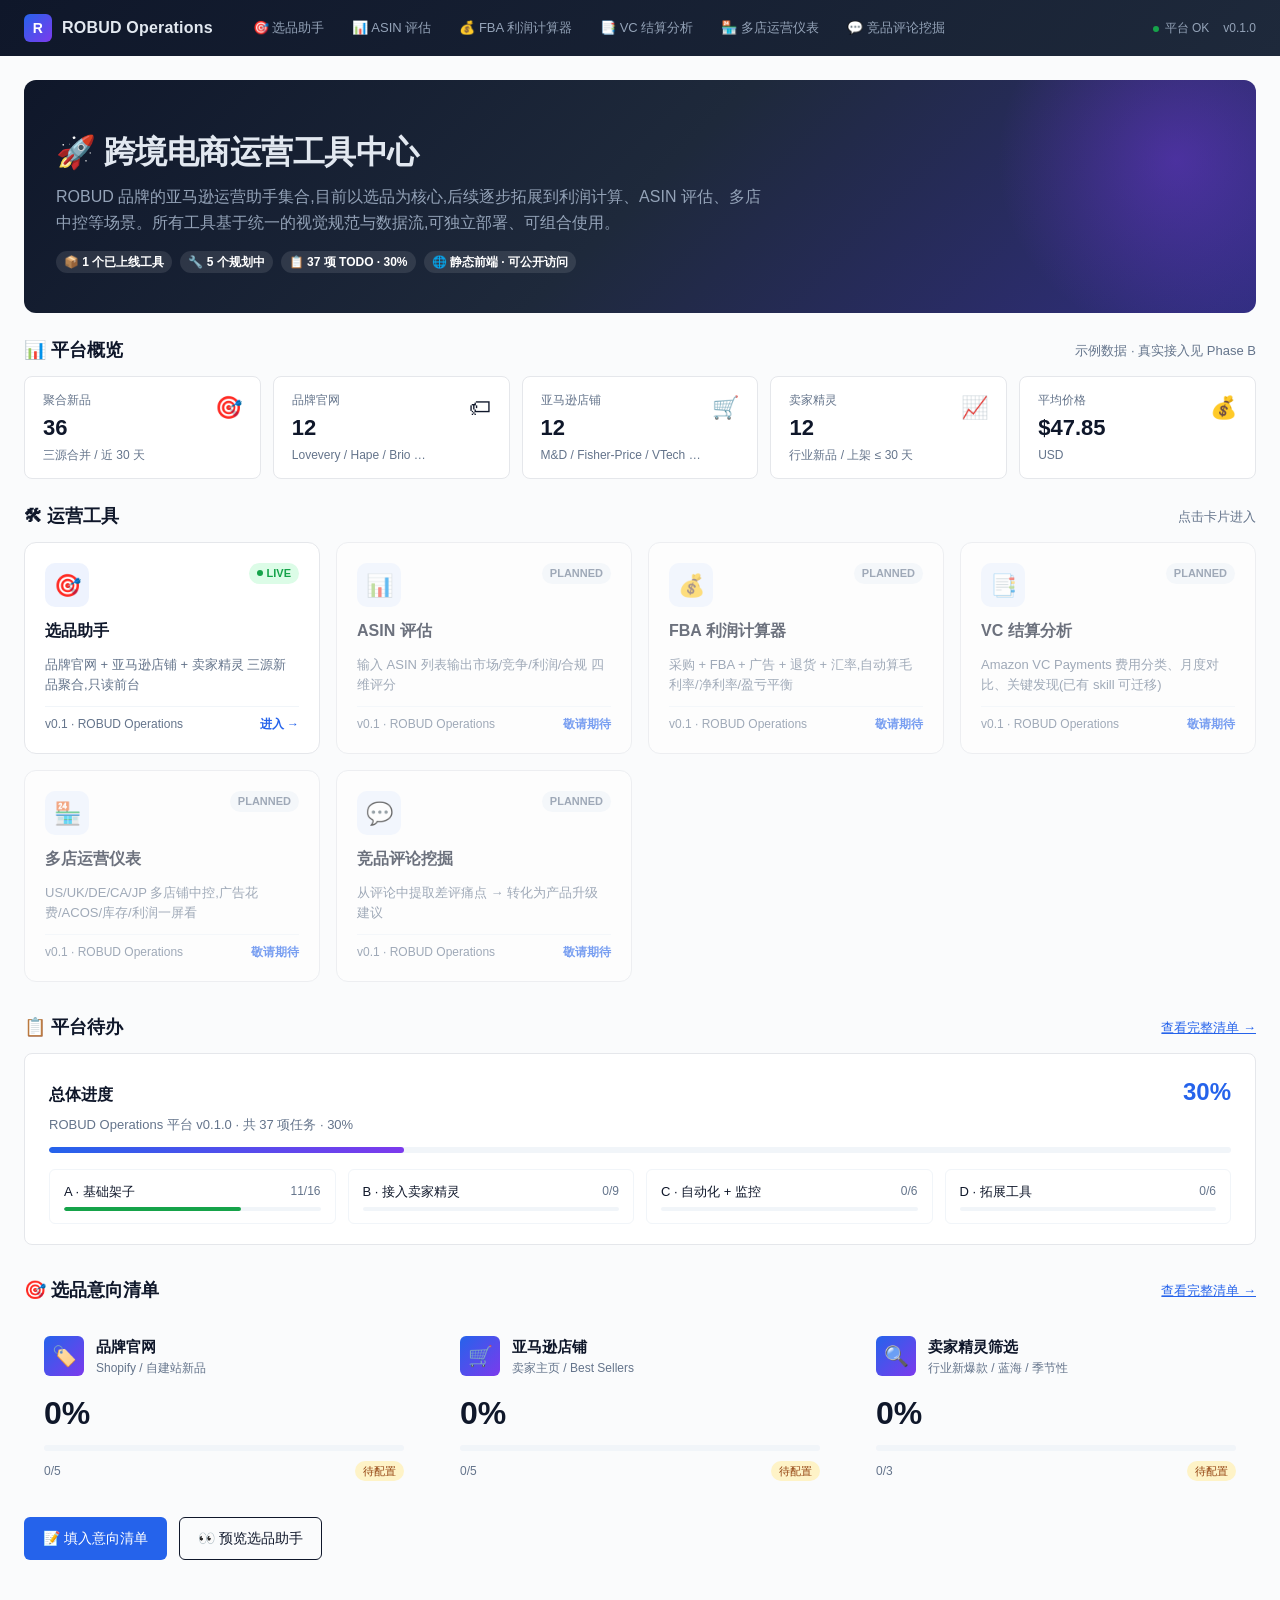
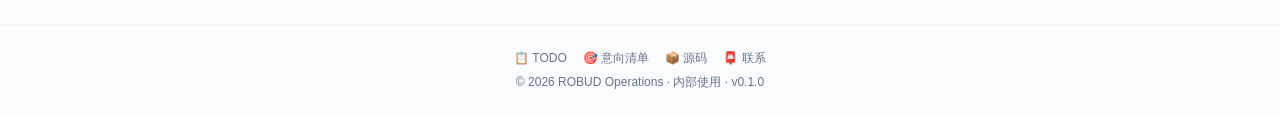
<file: index.html>
﻿<!DOCTYPE html>
<html lang="zh-CN">
<head>
  <meta charset="UTF-8">
  <meta http-equiv="refresh" content="0; url=./portal/">
  <title>ROBUD Operations</title>
</head>
<body>
  <p>正在跳转到 <a href="./portal/">ROBUD Operations 门户</a>…</p>
</body>
</html>
</file>
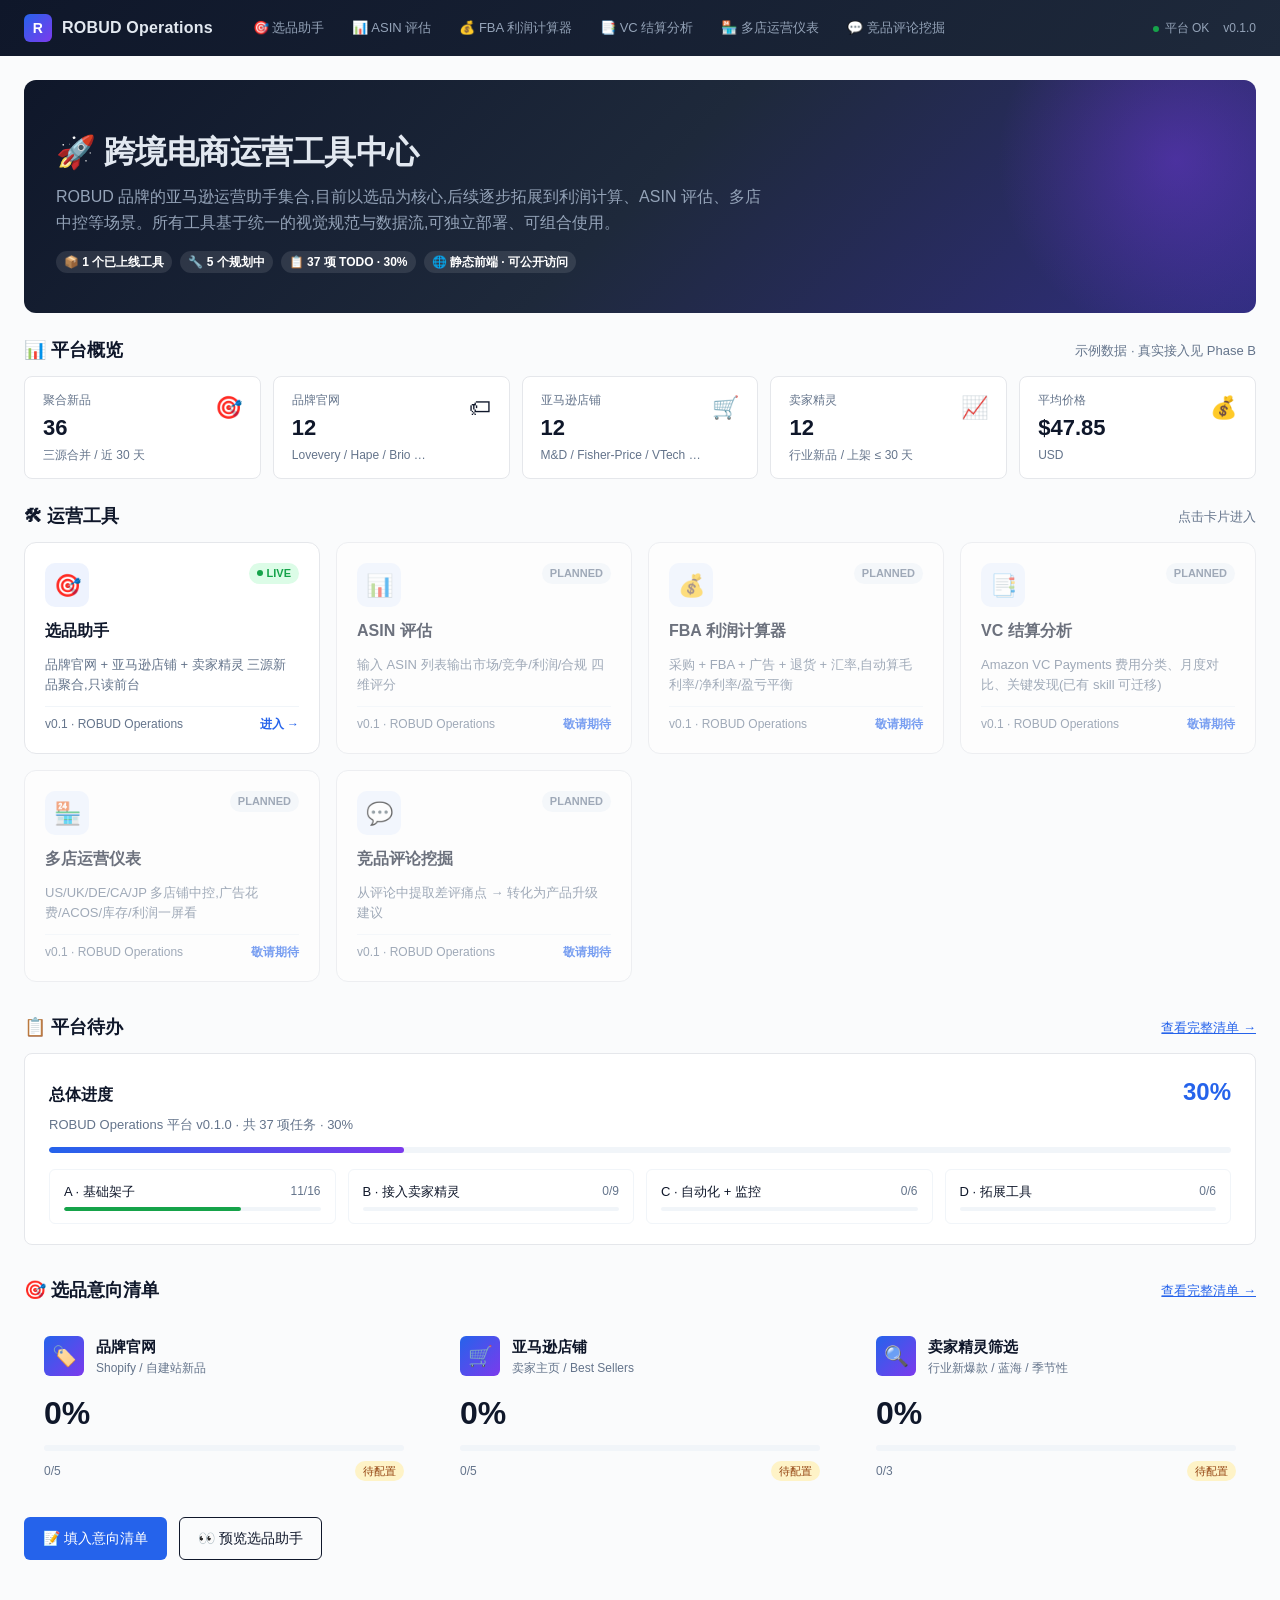
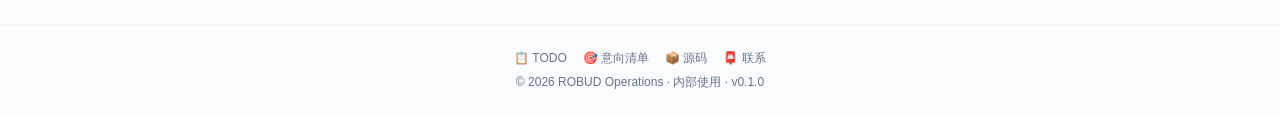
<file: portal/index.html>
﻿<!DOCTYPE html>
<html lang="zh-CN">
<head>
<meta charset="UTF-8" />
<meta name="viewport" content="width=device-width, initial-scale=1.0" />
<title>ROBUD Operations · 工具中心</title>
<link rel="stylesheet" href="assets/shared.css" />
<style>
  body{ background: var(--canvas-2); }
  .hero{
    background: linear-gradient(135deg, #0f172a 0%, #1e293b 50%, #312e81 100%);
    color: var(--header-fg);
    padding: 48px 32px 40px;
    border-radius: var(--radius-lg);
    margin-bottom: 24px;
    position: relative;
    overflow: hidden;
  }
  .hero::after{
    content: '';
    position: absolute; top: -100px; right: -100px;
    width: 360px; height: 360px;
    background: radial-gradient(circle, rgba(124,58,237,.4), transparent 70%);
    pointer-events: none;
  }
  .hero h1{ font-size: 32px; font-weight: 700; margin: 0 0 8px; letter-spacing: -0.5px; }
  .hero p{ font-size: 16px; color: var(--header-fg-dim); margin: 0; max-width: 720px; line-height: 1.6; }
  .hero .badges{ display: flex; gap: 8px; margin-top: 16px; flex-wrap: wrap; }
  .hero .badges .badge{ background: rgba(255,255,255,.1); color: white; font-size: 12px; }

  .container{ max-width: 1280px; margin: 0 auto; padding: 24px; }

  .section-title{
    display: flex; align-items: center; justify-content: space-between;
    margin: 24px 0 12px;
  }
  .section-title h2{ font-size: var(--fs-xl); font-weight: 600; margin: 0; }
  .section-title .text-muted{ font-size: var(--fs-sm); }

  /* 进度卡 */
  .progress-card{
    background: var(--canvas);
    border: 1px solid var(--line);
    border-radius: var(--radius);
    padding: 20px 24px;
    margin-bottom: 16px;
  }
  .progress-card .head{ display: flex; justify-content: space-between; align-items: baseline; margin-bottom: 12px; }
  .progress-card h3{ margin: 0; font-size: var(--fs-lg); font-weight: 600; }
  .progress-card .pct{ font-size: 24px; font-weight: 700; color: var(--accent); }
  .progress-card .phase-list{ margin-top: 16px; display: grid; grid-template-columns: repeat(auto-fit, minmax(220px, 1fr)); gap: 12px; }
  .phase-item{ padding: 12px 14px; border: 1px solid var(--grid); border-radius: var(--radius-sm); }
  .phase-item .name{ display: flex; justify-content: space-between; align-items: center; font-size: var(--fs-sm); font-weight: 500; margin-bottom: 6px; }
  .phase-item .num{ font-size: 12px; color: var(--muted); }
  .phase-item .progress{ height: 4px; }

  /* 数据概览 */
  .overview{ display: grid; grid-template-columns: repeat(auto-fit, minmax(180px, 1fr)); gap: 12px; margin-bottom: 16px; }
  .overview .item{ background: var(--canvas); border: 1px solid var(--line); border-radius: var(--radius); padding: 14px 18px; }
  .overview .item .label{ font-size: var(--fs-xs); color: var(--muted); }
  .overview .item .value{ font-size: var(--fs-2xl); font-weight: 700; color: var(--text); margin-top: 2px; }
  .overview .item .delta{ font-size: var(--fs-xs); color: var(--muted); margin-top: 2px; }
  .overview .item .icon{ float: right; font-size: 22px; }

  /* 底部 */
  footer{
    margin-top: 40px; padding: 24px; text-align: center;
    color: var(--muted); font-size: var(--fs-xs);
    border-top: 1px solid var(--grid);
  }
  footer .links{ display: inline-flex; gap: 16px; margin-bottom: 6px; }
  footer a{ color: var(--muted); text-decoration: none; }
  footer a:hover{ color: var(--accent); }
</style>
</head>
<body>

<!-- 顶部 Header -->
<header class="app-header">
  <div class="brand">
    <div class="brand-mark">R</div>
    <span>ROBUD Operations</span>
  </div>
  <nav class="nav" data-wb-nav></nav>
  <div class="meta">
    <span><span class="dot"></span>平台 OK</span>
    <span>v0.1.0</span>
  </div>
</header>

<div class="container">
  <!-- Hero -->
  <div class="hero">
    <h1>🚀 跨境电商运营工具中心</h1>
    <p>ROBUD 品牌的亚马逊运营助手集合,目前以选品为核心,后续逐步拓展到利润计算、ASIN 评估、多店中控等场景。所有工具基于统一的视觉规范与数据流,可独立部署、可组合使用。</p>
    <div class="badges">
      <span class="badge">📦 1 个已上线工具</span>
      <span class="badge">🔧 5 个规划中</span>
      <span class="badge" id="badge-todo">📋 37 项 TODO · 30%</span>
      <span class="badge">🌐 静态前端 · 可公开访问</span>
    </div>
  </div>

  <!-- 数据概览 -->
  <div class="section-title">
    <h2>📊 平台概览</h2>
    <span class="text-muted">示例数据 · 真实接入见 Phase B</span>
  </div>
  <div class="overview">
    <div class="item">
      <div class="icon">🎯</div>
      <div class="label">聚合新品</div>
      <div class="value" id="ov-total">36</div>
      <div class="delta">三源合并 / 近 30 天</div>
    </div>
    <div class="item">
      <div class="icon">🏷</div>
      <div class="label">品牌官网</div>
      <div class="value" id="ov-brand">12</div>
      <div class="delta">Lovevery / Hape / Brio …</div>
    </div>
    <div class="item">
      <div class="icon">🛒</div>
      <div class="label">亚马逊店铺</div>
      <div class="value" id="ov-store">12</div>
      <div class="delta">M&D / Fisher-Price / VTech …</div>
    </div>
    <div class="item">
      <div class="icon">📈</div>
      <div class="label">卖家精灵</div>
      <div class="value" id="ov-ss">12</div>
      <div class="delta">行业新品 / 上架 ≤ 30 天</div>
    </div>
    <div class="item">
      <div class="icon">💰</div>
      <div class="label">平均价格</div>
      <div class="value" id="ov-avg">$47.85</div>
      <div class="delta">USD</div>
    </div>
  </div>

  <!-- 工具导航 -->
  <div class="section-title">
    <h2>🛠 运营工具</h2>
    <span class="text-muted">点击卡片进入</span>
  </div>
  <div class="tool-grid" data-wb-tools></div>

  <!-- TODO 进度 -->
  <div class="section-title" style="margin-top:32px">
    <h2>📋 平台待办</h2>
    <a href="../docs/TODO.md" class="text-muted text-sm" style="color:var(--accent)">查看完整清单 →</a>
  </div>
  <div class="progress-card">
    <div class="head">
      <div>
        <h3>总体进度</h3>
        <div class="text-sm text-muted mt-2" id="total-desc">ROBUD Operations 平台 v0.1.0 · 共 37 项任务 · 30%</div>
      </div>
      <div class="pct" id="total-pct">0%</div>
    </div>
    <div class="progress"><div class="bar" id="total-bar" style="width:0%"></div></div>
    <div class="phase-list" id="phase-list"></div>
  </div>

  <!-- 意向清单 (Watchlist) -->
  <div class="section-title" style="margin-top:32px">
    <h2>🎯 选品意向清单</h2>
    <a href="../docs/WATCHLIST.md" class="text-muted text-sm" style="color:var(--accent)">查看完整清单 →</a>
  </div>
  <div class="watchlist-grid">
    <div class="watchlist-card" id="wl-brand">
      <div class="head">
        <div class="icon">🏷️</div>
        <div>
          <div class="title">品牌官网</div>
          <div class="sub">Shopify / 自建站新品</div>
        </div>
      </div>
      <div class="big" id="wl-brand-pct">0%</div>
      <div class="bar"><div class="fill" id="wl-brand-bar" style="width:0%"></div></div>
      <div class="meta">
        <span id="wl-brand-count">0/5</span>
        <span class="status-dot status-pending">待配置</span>
      </div>
    </div>
    <div class="watchlist-card" id="wl-store">
      <div class="head">
        <div class="icon">🛒</div>
        <div>
          <div class="title">亚马逊店铺</div>
          <div class="sub">卖家主页 / Best Sellers</div>
        </div>
      </div>
      <div class="big" id="wl-store-pct">0%</div>
      <div class="bar"><div class="fill" id="wl-store-bar" style="width:0%"></div></div>
      <div class="meta">
        <span id="wl-store-count">0/5</span>
        <span class="status-dot status-pending">待配置</span>
      </div>
    </div>
    <div class="watchlist-card" id="wl-ss">
      <div class="head">
        <div class="icon">🔍</div>
        <div>
          <div class="title">卖家精灵筛选</div>
          <div class="sub">行业新爆款 / 蓝海 / 季节性</div>
        </div>
      </div>
      <div class="big" id="wl-ss-pct">0%</div>
      <div class="bar"><div class="fill" id="wl-ss-bar" style="width:0%"></div></div>
      <div class="meta">
        <span id="wl-ss-count">0/3</span>
        <span class="status-dot status-pending">待配置</span>
      </div>
    </div>
  </div>
  <div class="watchlist-actions">
    <a class="btn btn-primary" href="../docs/WATCHLIST.md">📝 填入意向清单</a>
    <a class="btn btn-ghost" href="../tools/product-helper/">👀 预览选品助手</a>
  </div>

</div>

<footer>
  <div class="links">
    <a href="../docs/TODO.md">📋 TODO</a>
    <a href="../docs/WATCHLIST.md">🎯 意向清单</a>
    <a href="https://github.com/" target="_blank">📦 源码</a>
    <a href="mailto:ops@robud.example">📮 联系</a>
  </div>
  <div>© 2026 ROBUD Operations · 内部使用 · v0.1.0</div>
</footer>

<script src="assets/nav-config.js"></script>
<script src="assets/shared.js"></script>
<script>
document.addEventListener('DOMContentLoaded', async () => {
  WorkBuddy.injectHeaderNav();  // 门户页无高亮
  WorkBuddy.renderToolGrid('[data-wb-tools]');
  renderWatchlist();
  await renderProgress();  // 异步,先尝试读 TODO.md,失败回退硬编码
});

async function renderProgress(){
  // 1. 尝试从 TODO.md 动态解析(file:// 协议下自动走 FALLBACK)
  await window.loadProgressFromTodoMD();
  const p = window.PLATFORM_PROGRESS;
  const pct = p.total ? Math.round(p.done / p.total * 100) : 0;
  document.getElementById('total-pct').textContent = pct + '%';
  document.getElementById('total-bar').style.width = pct + '%';

  // 2. 顶部 badge 同步(把硬编码的 "📋 37 项 TODO · 30%" 动态化)
  const badgeTodo = document.getElementById('badge-todo');
  if(badgeTodo){
    badgeTodo.textContent = `📋 ${p.total} 项 TODO · ${pct}%`;
  }
  const totalDesc = document.getElementById('total-desc');
  if(totalDesc){
    totalDesc.textContent = `ROBUD Operations 平台 v0.1.0 · 共 ${p.total} 项任务 · ${pct}%`;
  }

  // 3. 阶段列表
  const phaseHost = document.getElementById('phase-list');
  phaseHost.innerHTML = Object.entries(p.phases).map(([name, info]) => {
    const pPct = info.total ? Math.round(info.done / info.total * 100) : 0;
    return `
      <div class="phase-item">
        <div class="name">${name} <span class="num">${info.done}/${info.total}</span></div>
        <div class="progress"><div class="bar" style="width:${pPct}%;background:${pPct>0?'var(--good)':'var(--grid)'}"></div></div>
      </div>
    `;
  }).join('');
}

// ===== 意向清单渲染(数据内嵌,便于静态部署) =====
const WATCHLIST_DATA = {"version": "1.0", "updatedAt": "2026-07-03", "owner": "ROBUD", "brandSites": [{"id": "B01", "name": "", "url": "", "entry": "/collections/new", "windowDays": 7, "enabled": false, "lastFetch": null, "status": "pending"}, {"id": "B02", "name": "", "url": "", "entry": "/products.json", "windowDays": 30, "enabled": false, "lastFetch": null, "status": "pending"}, {"id": "B03", "name": "", "url": "", "entry": "/", "windowDays": 14, "enabled": false, "lastFetch": null, "status": "pending"}, {"id": "B04", "name": "", "url": "", "entry": "/", "windowDays": 14, "enabled": false, "lastFetch": null, "status": "pending"}, {"id": "B05", "name": "", "url": "", "entry": "/", "windowDays": 14, "enabled": false, "lastFetch": null, "status": "pending"}], "amazonStores": [{"id": "S01", "name": "", "sellerId": "", "category": "Toys", "region": "US", "enabled": false, "lastFetch": null, "status": "pending"}, {"id": "S02", "name": "", "sellerId": "", "category": "Baby", "region": "US", "enabled": false, "lastFetch": null, "status": "pending"}, {"id": "S03", "name": "", "sellerId": "", "category": "Outdoor", "region": "DE", "enabled": false, "lastFetch": null, "status": "pending"}, {"id": "S04", "name": "", "sellerId": "", "category": "Toys", "region": "US", "enabled": false, "lastFetch": null, "status": "pending"}, {"id": "S05", "name": "", "sellerId": "", "category": "Toys", "region": "US", "enabled": false, "lastFetch": null, "status": "pending"}], "sellerspriteFilters": [{"id": "F-A", "name": "新爆款", "categoryId": "165797011", "categoryName": "Toys & Games > Baby Toys", "windowDays": 30, "monthlySales": [100, 5000], "rating": [4.0, 5.0], "reviewCount": [5, 500], "price": [15, 80], "bsrTrend": "rising", "excludeTopBrand": true, "enabled": false, "lastFetch": null, "status": "pending"}, {"id": "F-B", "name": "利润蓝海", "categoryId": "165796011", "categoryName": "Baby Products", "windowDays": 60, "monthlySales": [50, 2000], "reviewCount": [0, 100], "price": [20, 100], "fulfillment": "FBA", "enabled": false, "lastFetch": null, "status": "pending"}, {"id": "F-C", "name": "季节爆发", "categoryId": "3375251", "categoryName": "Outdoor & Sports", "windowDays": 90, "monthlySales": [200, 10000], "price": [25, 150], "bsrTrend": "seasonal_rising", "enabled": false, "lastFetch": null, "status": "pending"}], "preferences": {"regions": ["US"], "fetchWindowDays": 30, "excludeTopBrands": true, "saveHistory": true, "pushChannel": "silent"}};

function renderWatchlist(){
  const d = WATCHLIST_DATA;
  const brandTotal = d.brandSites.length;
  const brandConfigured = d.brandSites.filter(x => x.name && x.url).length;
  const storeTotal = d.amazonStores.length;
  const storeConfigured = d.amazonStores.filter(x => x.name && x.sellerId).length;
  const ssTotal = d.sellerspriteFilters.length;
  const ssConfigured = d.sellerspriteFilters.filter(x => x.enabled).length;

  paint('wl-brand', 'wl-brand-pct', 'wl-brand-bar', 'wl-brand-count', brandConfigured, brandTotal);
  paint('wl-store', 'wl-store-pct', 'wl-store-bar', 'wl-store-count', storeConfigured, storeTotal);
  paint('wl-ss',    'wl-ss-pct',    'wl-ss-bar',    'wl-ss-count',    ssConfigured,    ssTotal);
}

function paint(cardId, pctId, barId, countId, done, total){
  const pct = total ? Math.round(done / total * 100) : 0;
  const card = document.getElementById(cardId);
  document.getElementById(pctId).textContent = pct + '%';
  document.getElementById(barId).style.width = pct + '%';
  document.getElementById(countId).textContent = `${done}/${total}`;
  const dot = card.querySelector('.status-dot');
  if(done === 0){
    dot.className = 'status-dot status-pending';
    dot.textContent = '待配置';
  } else if(done < total){
    dot.className = 'status-dot status-configured';
    dot.textContent = '已部分配置';
  } else {
    dot.className = 'status-dot status-active';
    dot.textContent = '已配置';
  }
}
</script>
</body>
</html>
</file>
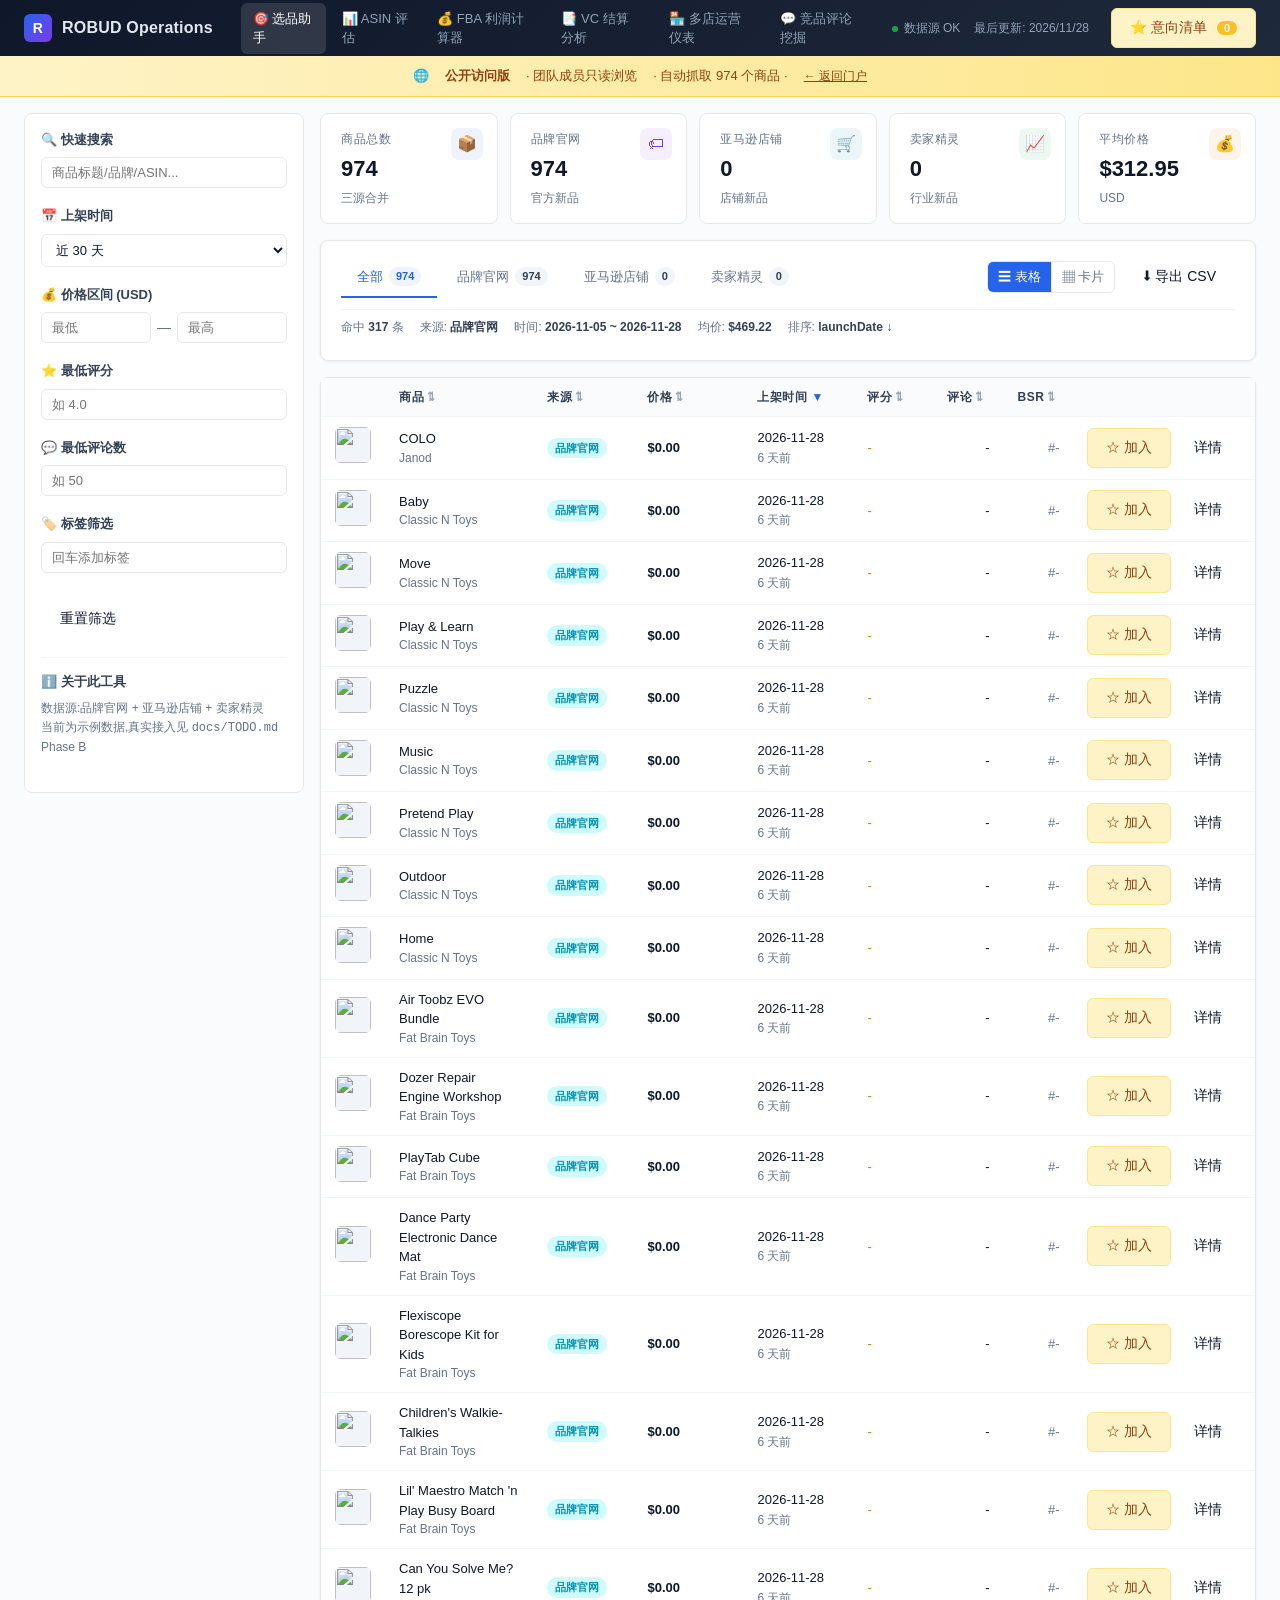
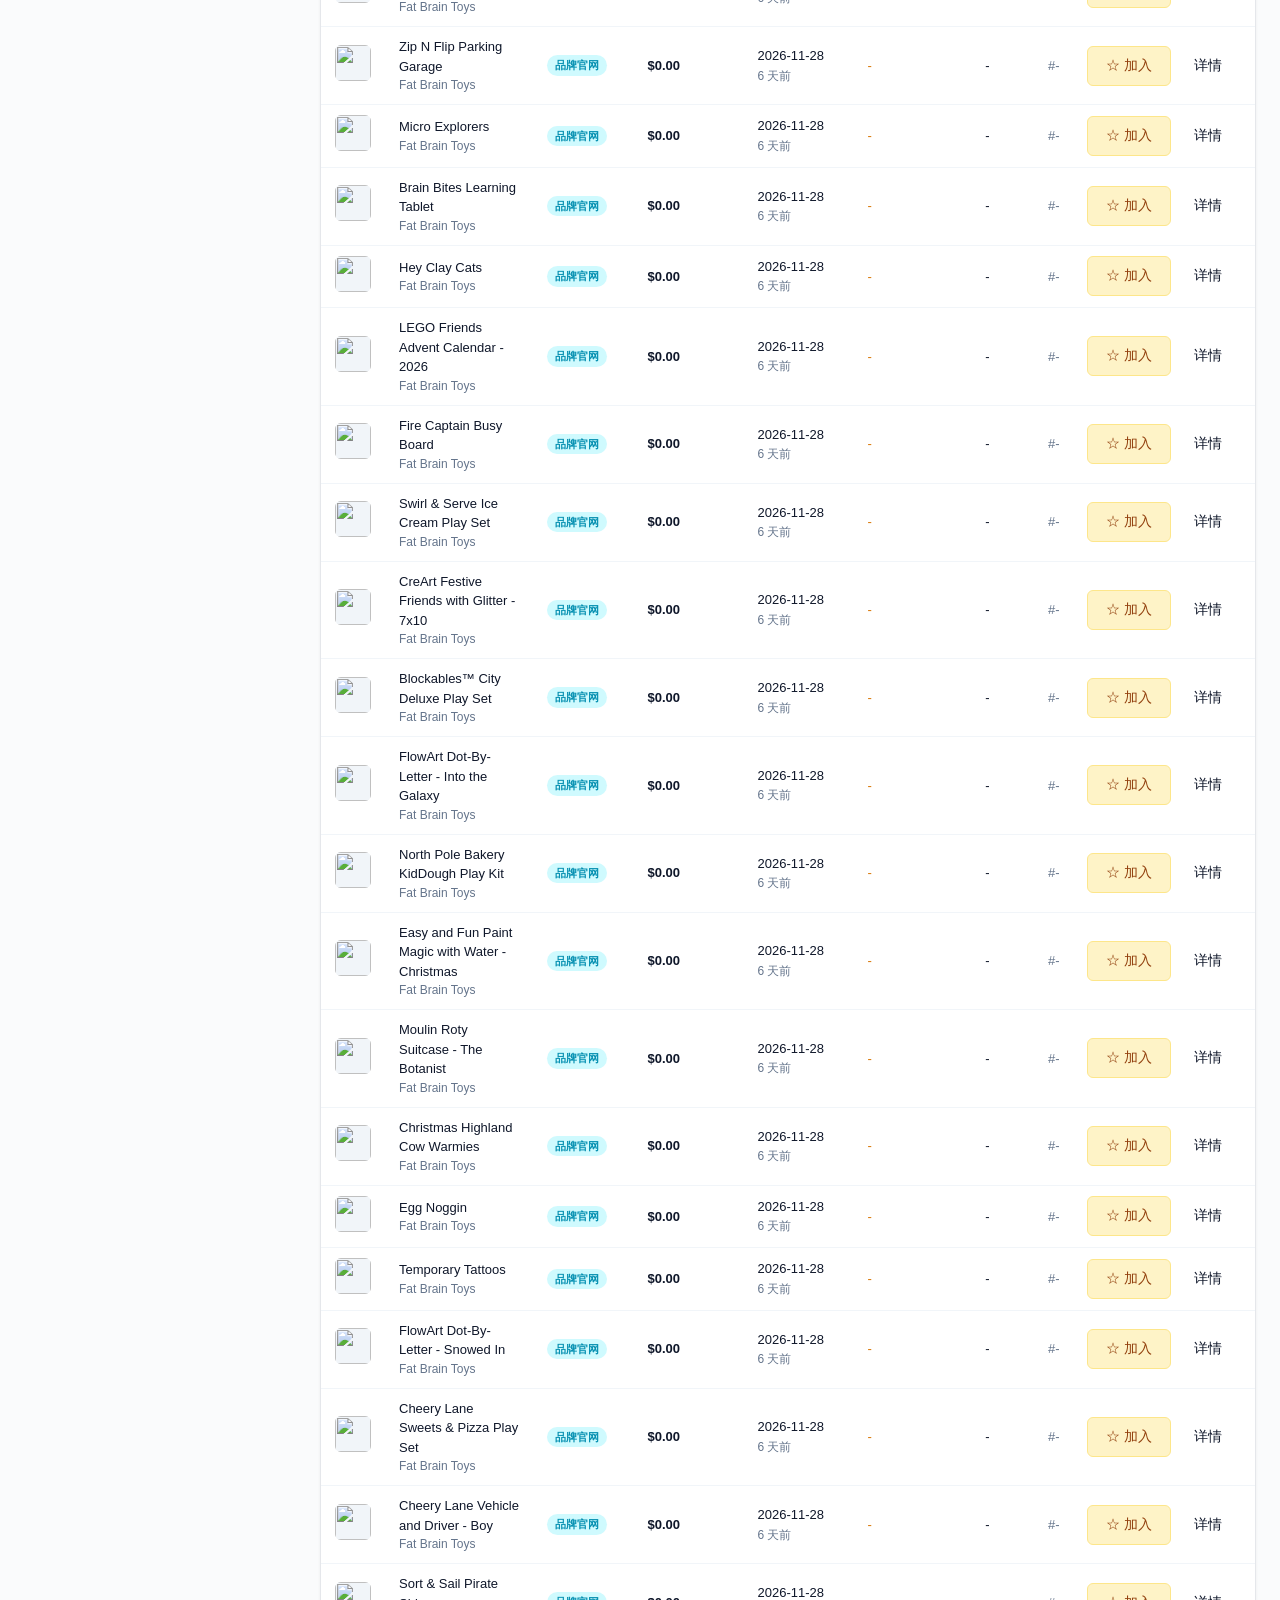
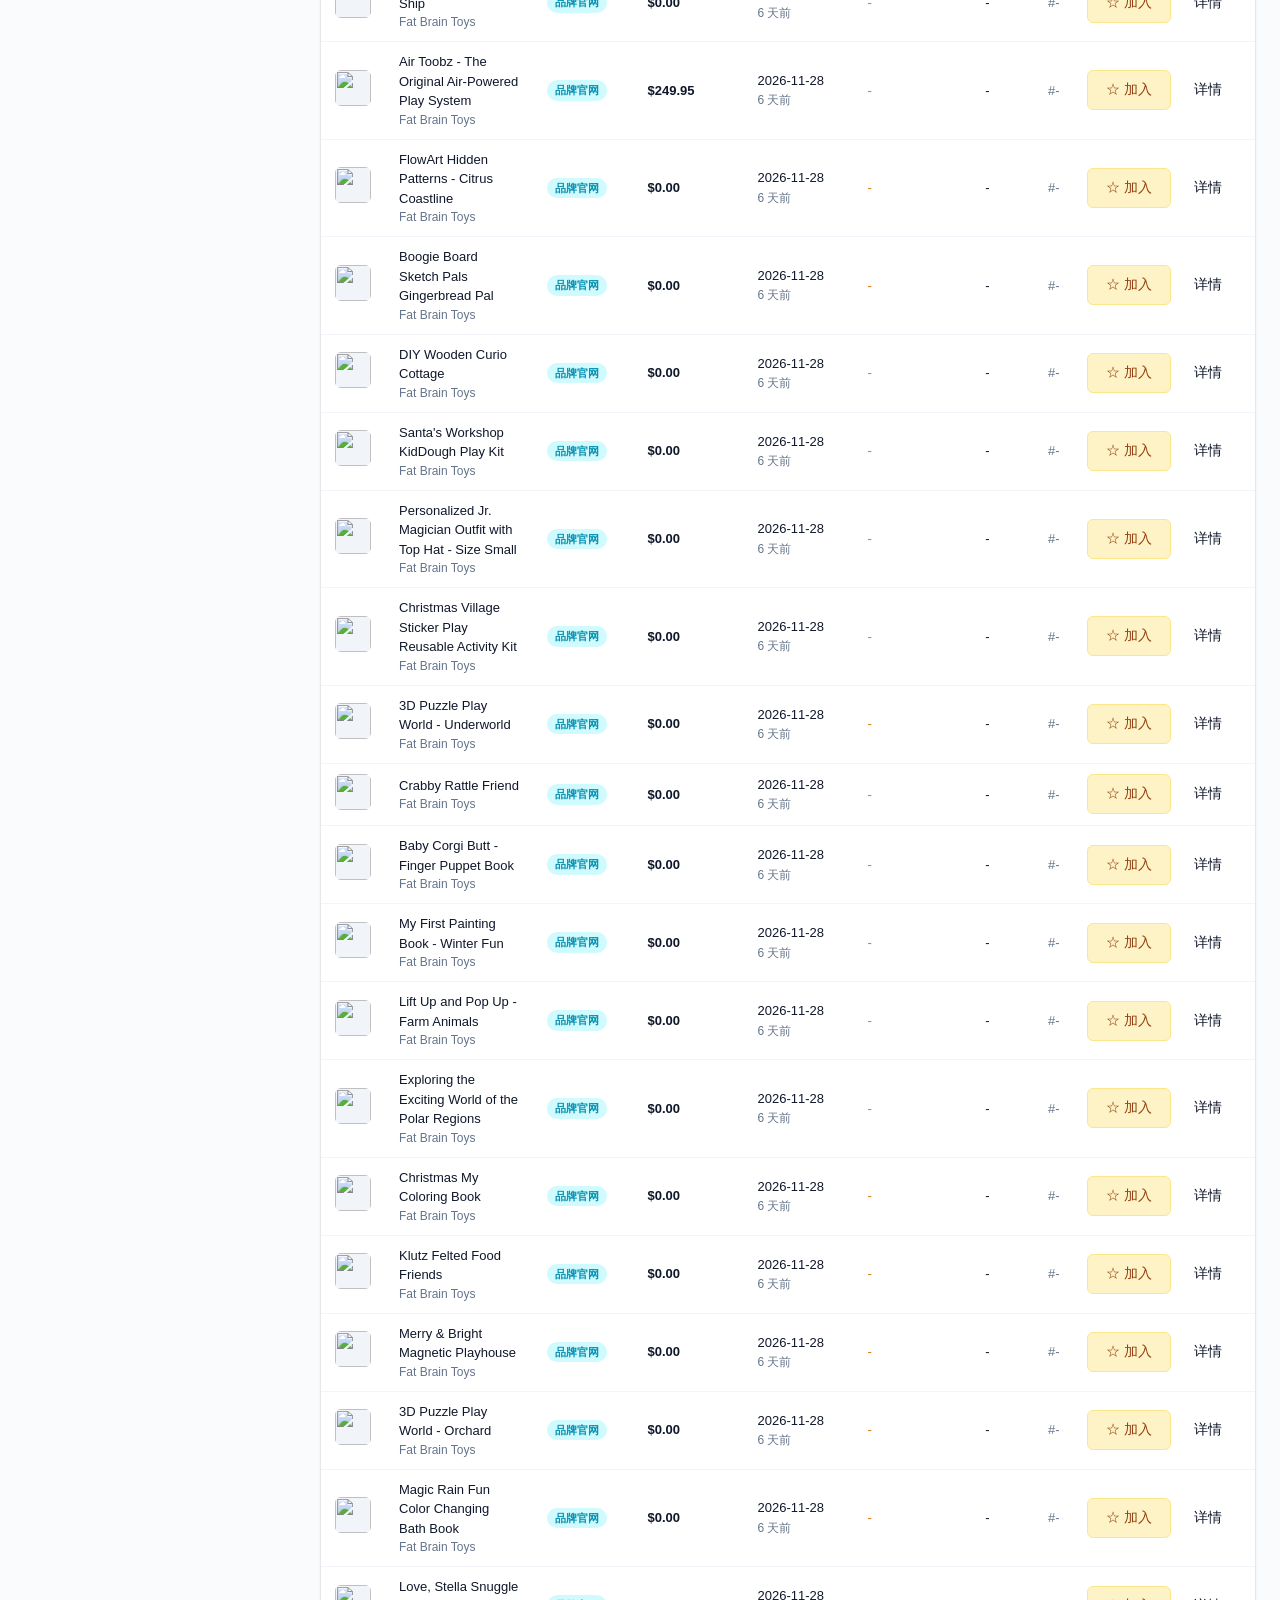
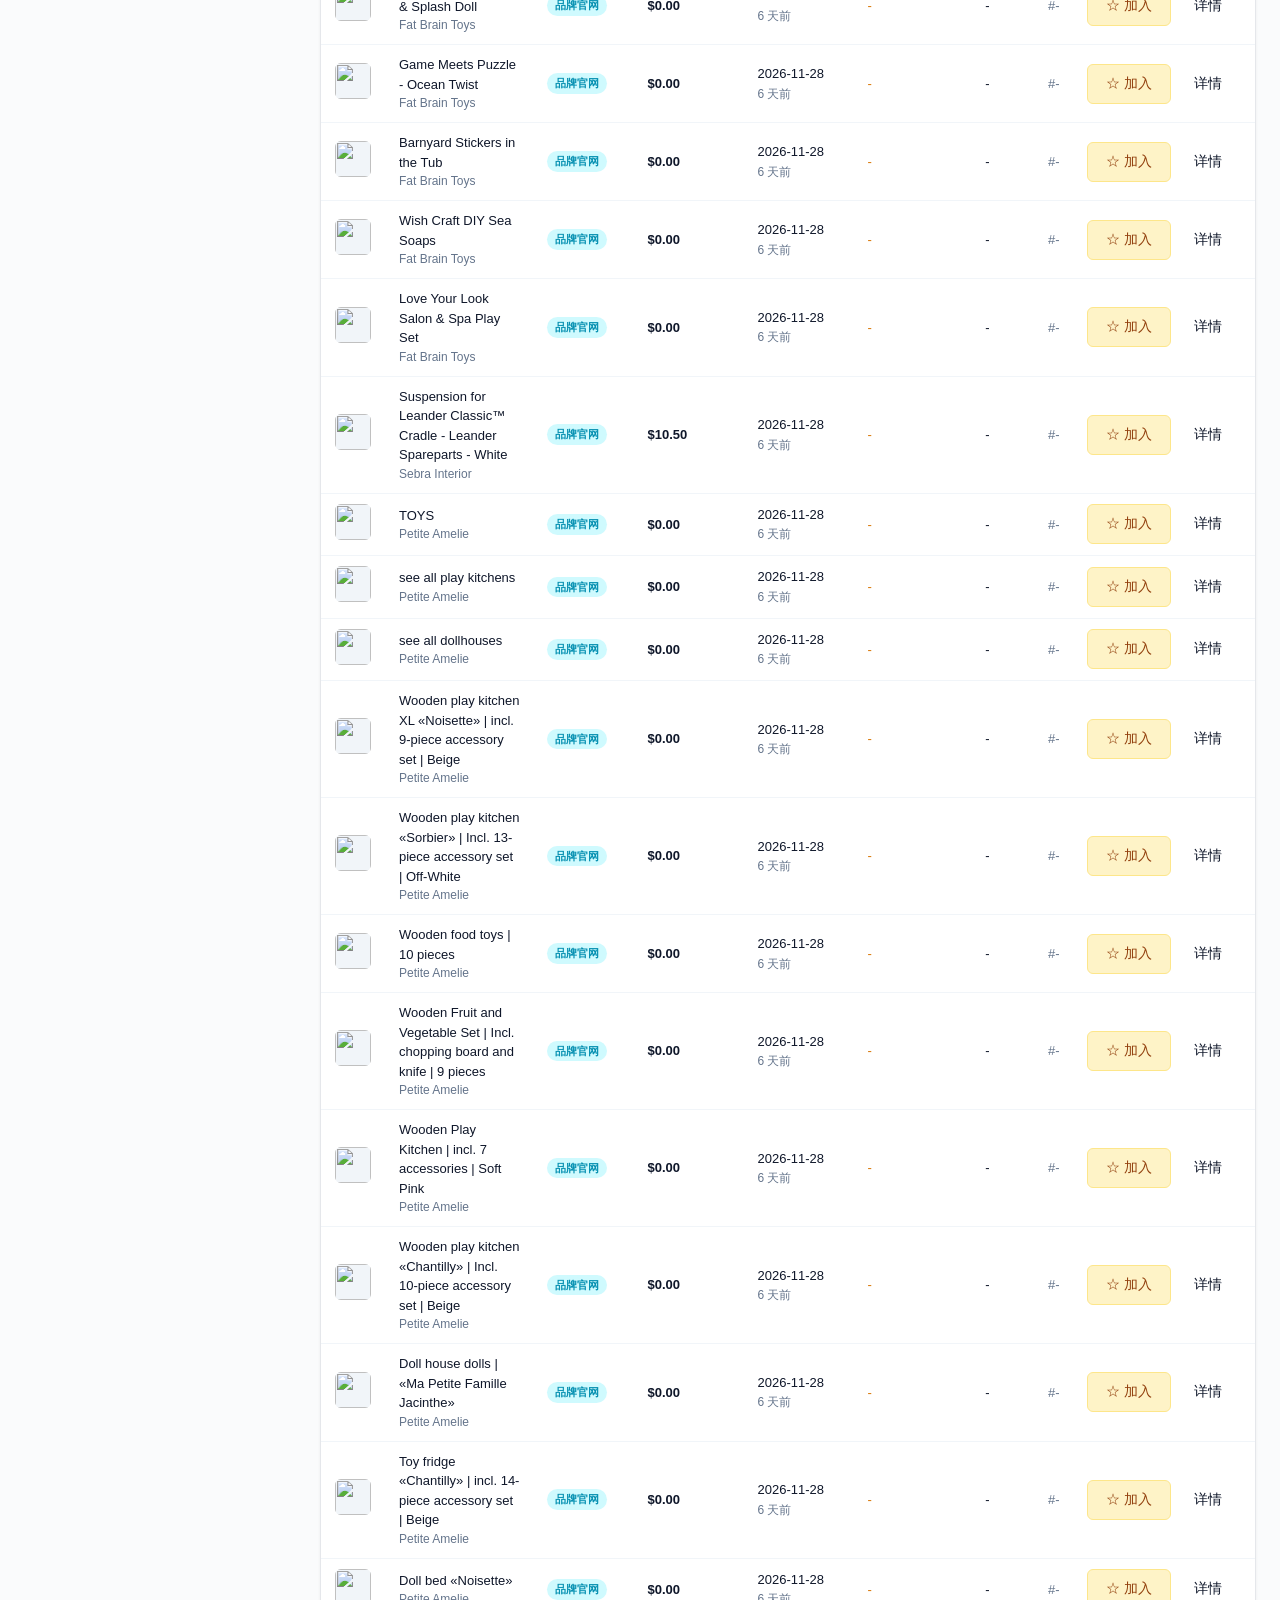
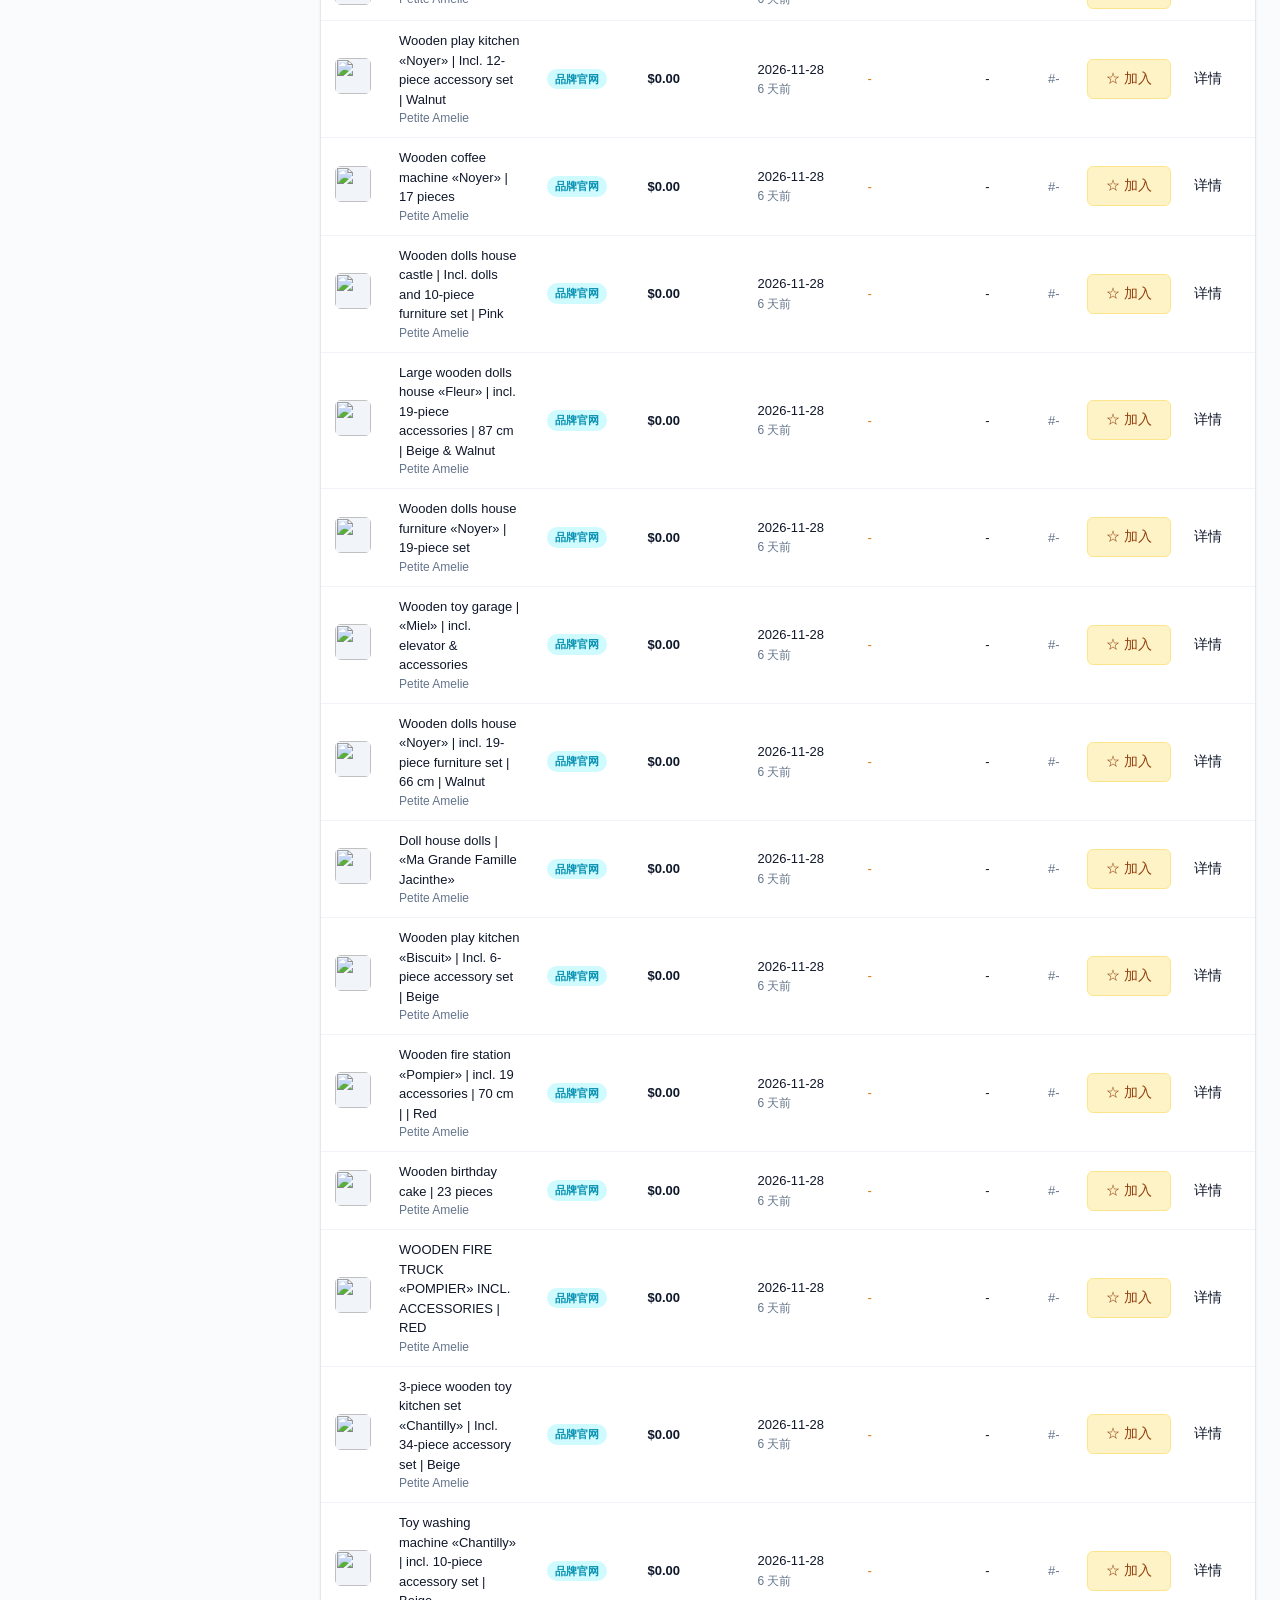
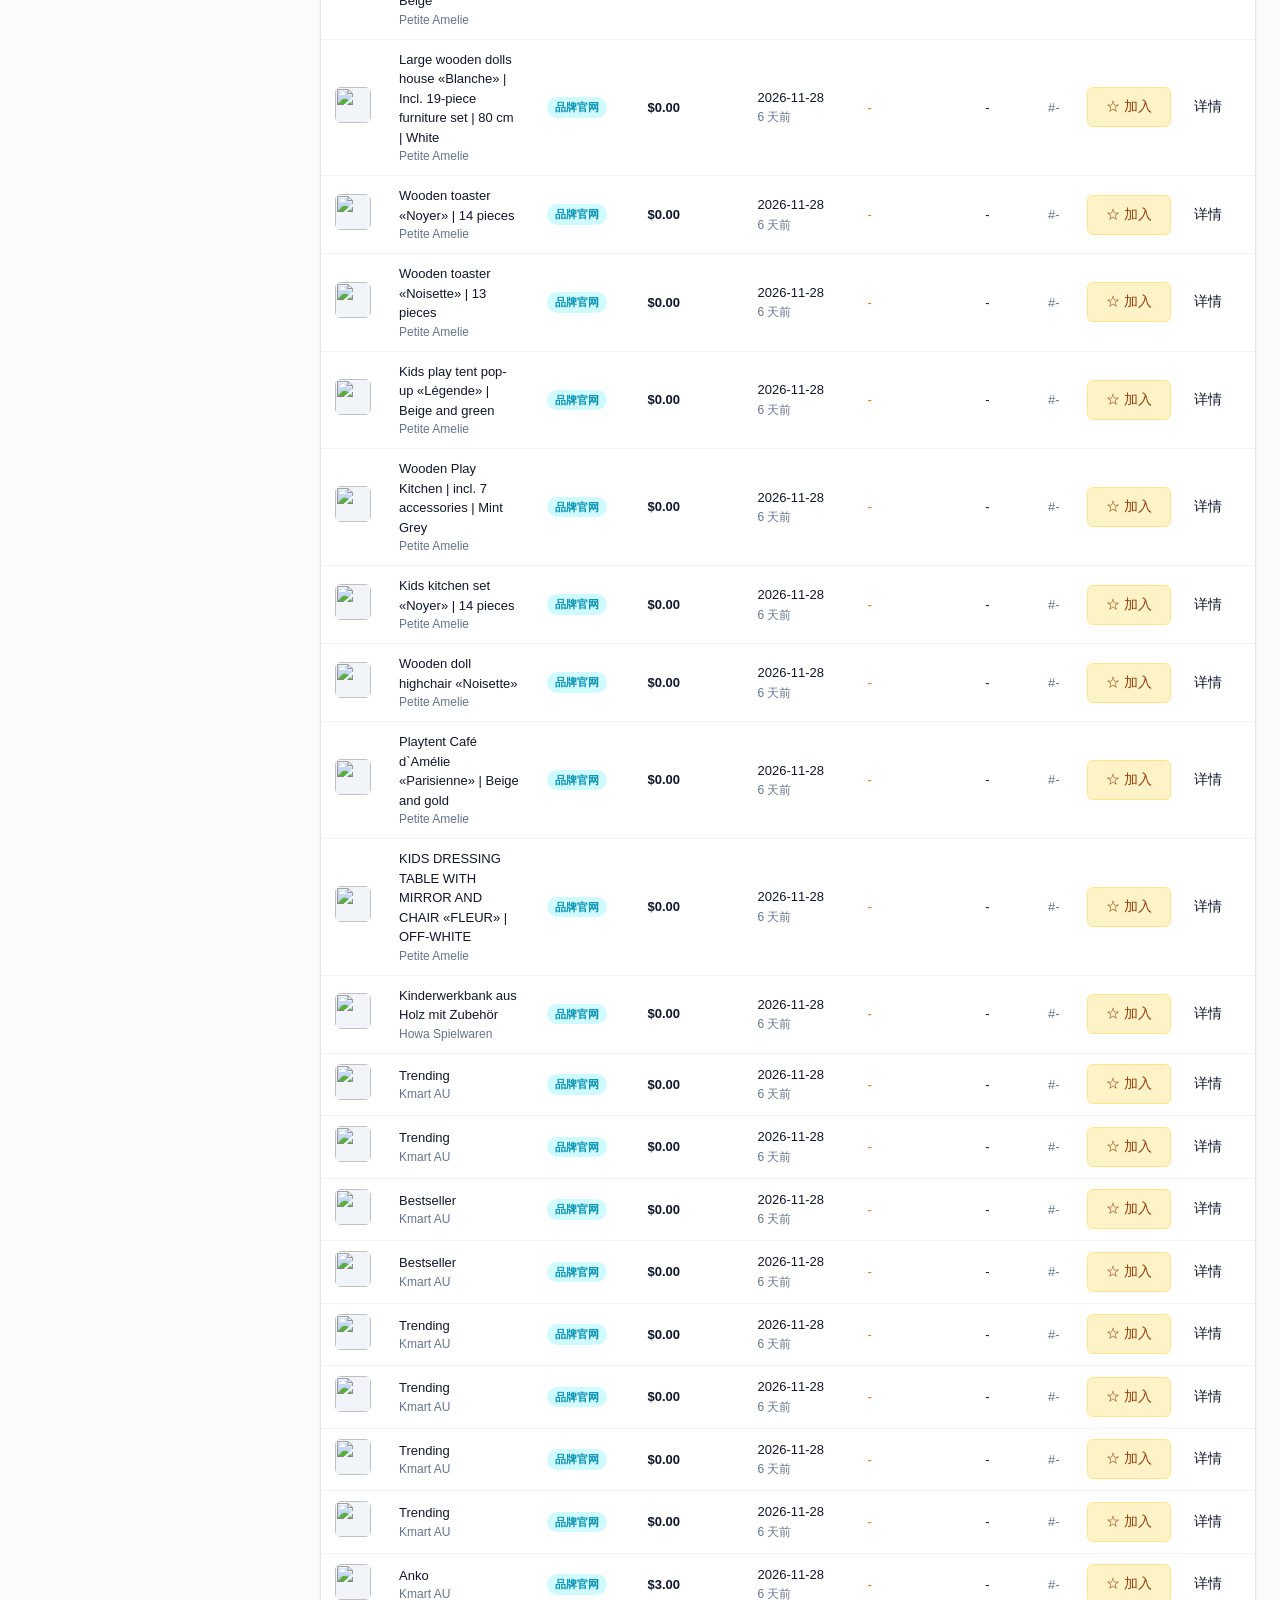
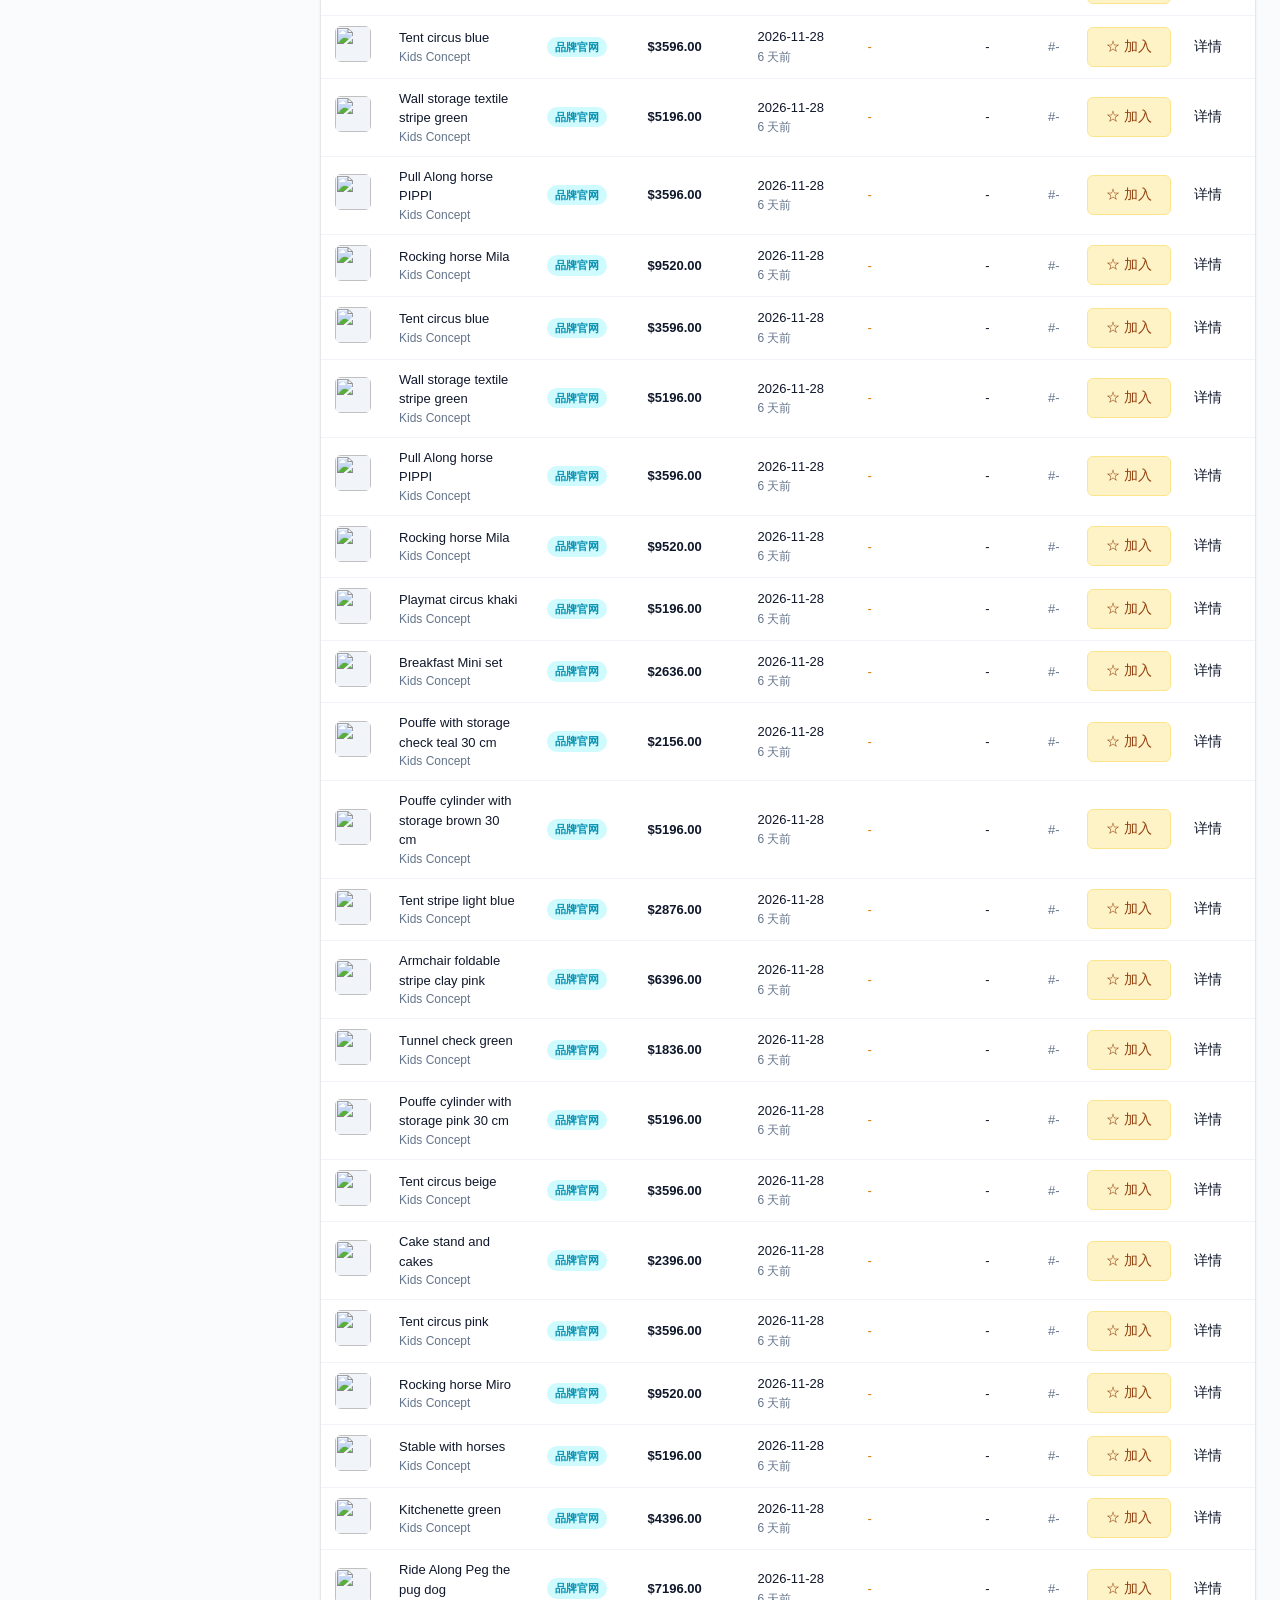
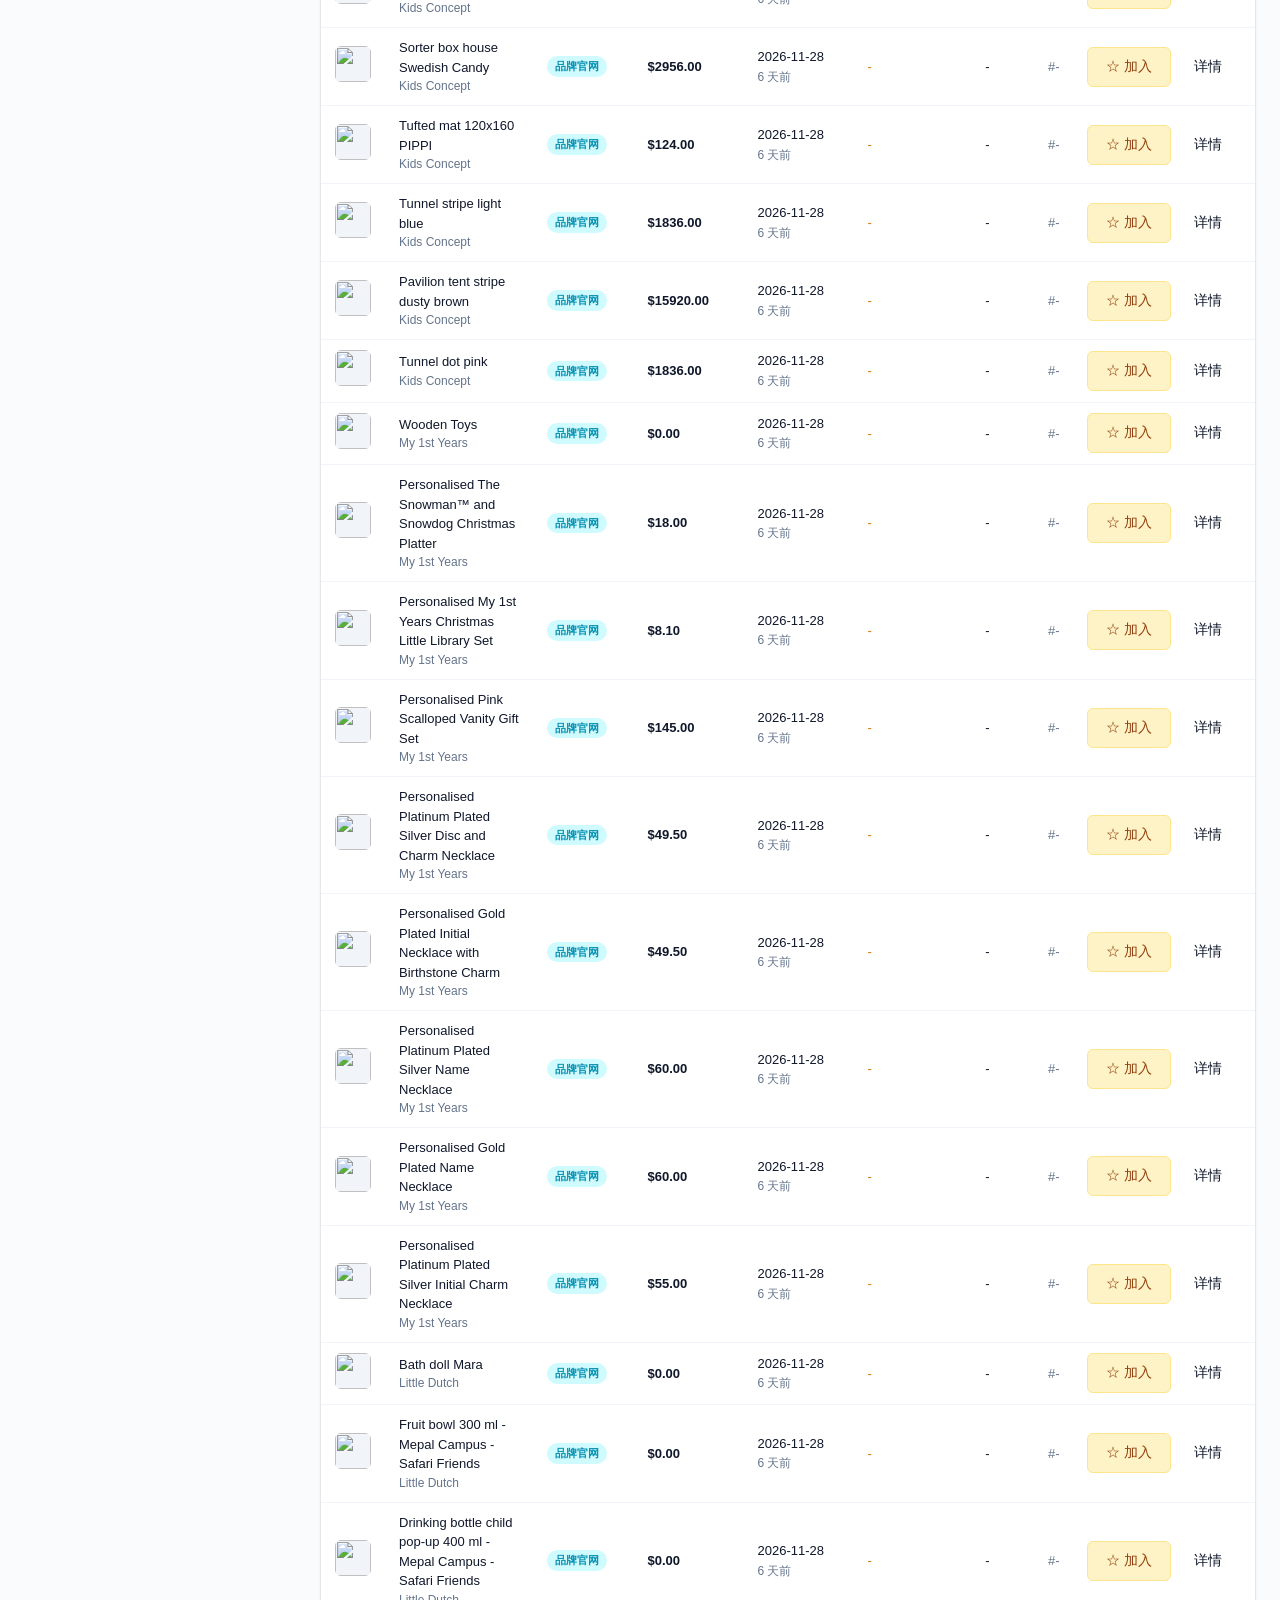
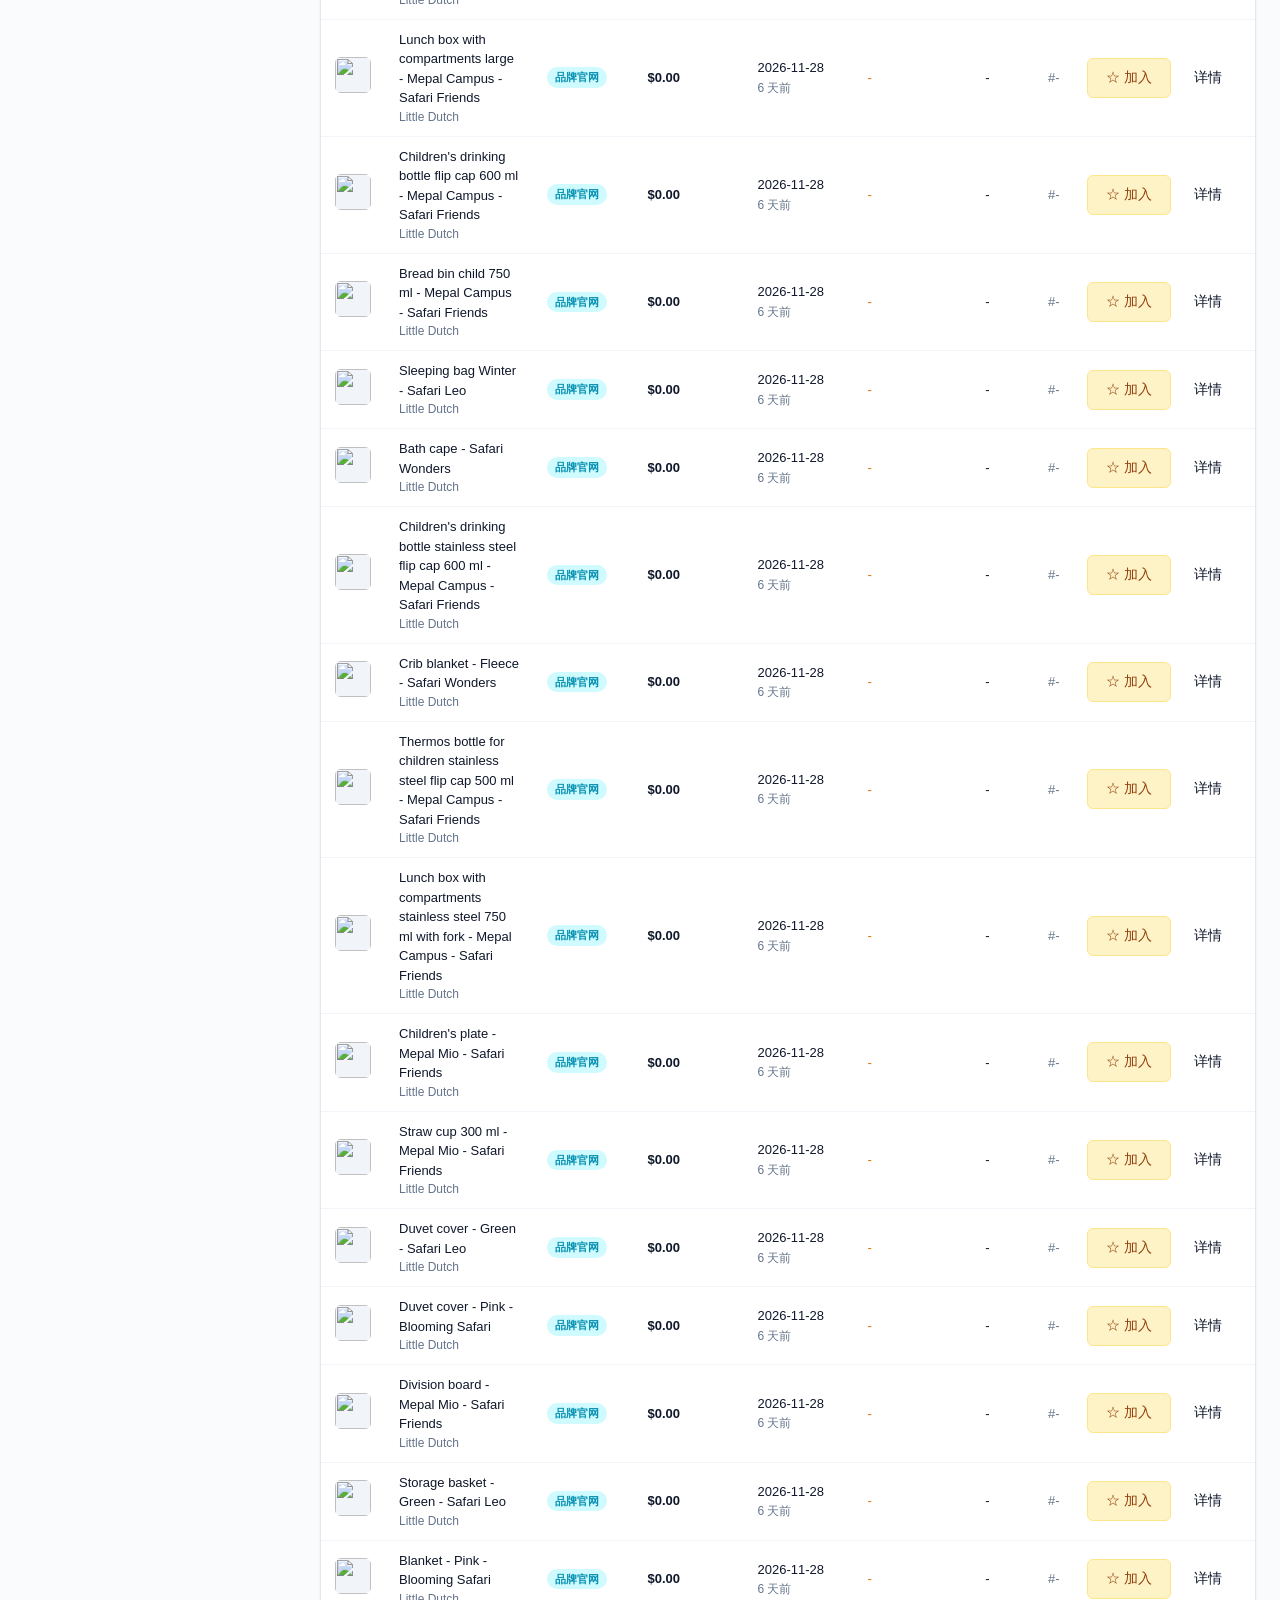
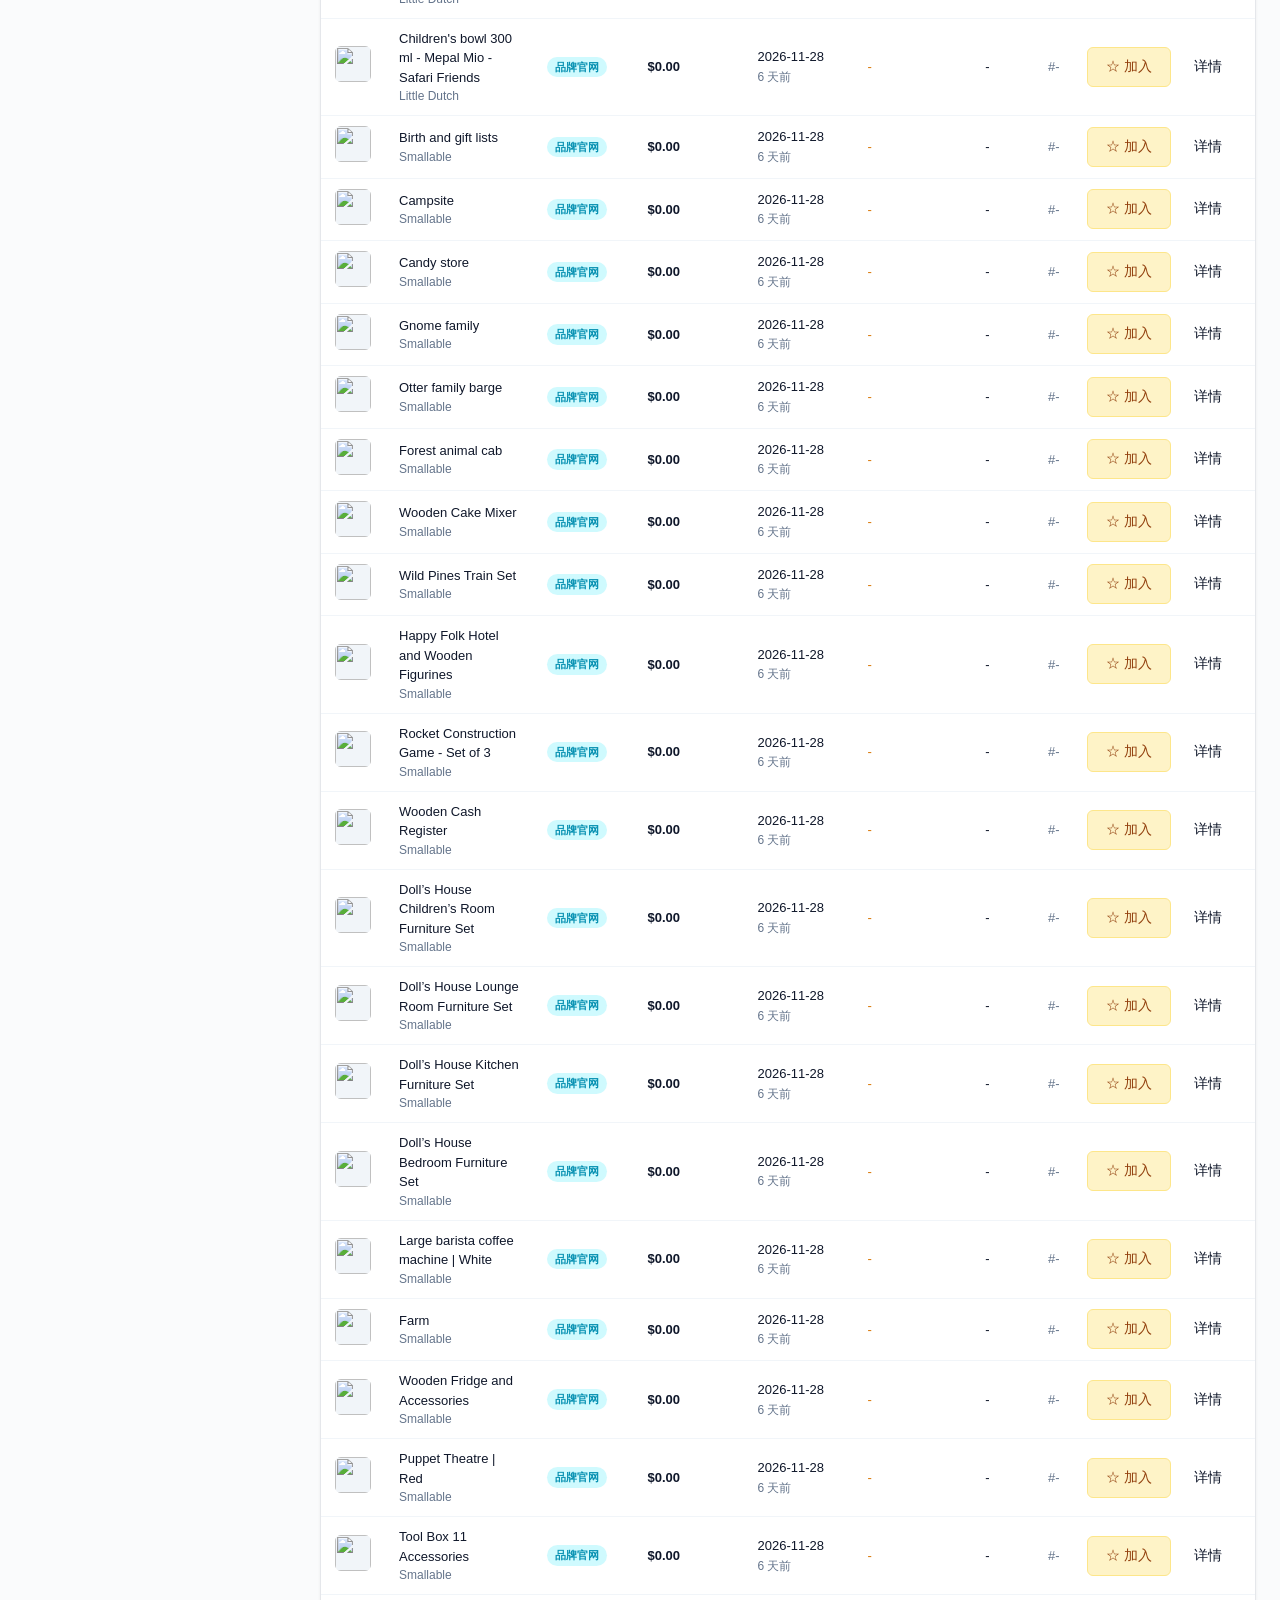
<file: tools/product-helper/index.html>
﻿<!DOCTYPE html>
<html lang="zh-CN">
<head>
<meta charset="UTF-8" />
<meta name="viewport" content="width=device-width, initial-scale=1.0" />
<title>选品助手 · ROBUD Operations</title>
<link rel="stylesheet" href="../../portal/assets/shared.css" />
<style>
  /* 选品助手专属 */
  body{ background: var(--canvas-2); }
  .layout{
    display: grid;
    grid-template-columns: 280px 1fr;
    gap: 16px;
    padding: 16px 24px;
  }
  .sidebar{
    background: var(--canvas);
    border: 1px solid var(--line);
    border-radius: var(--radius);
    padding: 16px;
    height: fit-content;
    position: sticky; top: 72px;
  }
  .sidebar h4{ margin: 0 0 8px; font-size: var(--fs-sm); color: var(--text-2); }
  .sidebar .sec{ margin-bottom: 18px; }
  .filter-row{ display: flex; gap: 6px; align-items: center; }
  .filter-row .input{ flex: 1; }
  .chip{ display: inline-flex; align-items: center; gap: 4px; padding: 3px 8px; border-radius: 999px; font-size: 11px; background: var(--accent-soft); color: var(--accent); cursor: pointer; }
  .chip:hover{ background: rgba(37,99,235,.16); }
  .chip .x{ cursor: pointer; opacity: .5; }
  .chip .x:hover{ opacity: 1; }
  .main{ min-width: 0; }
  .stats-row{ display: grid; grid-template-columns: repeat(5, 1fr); gap: 12px; margin-bottom: 16px; }
  .toolbar{ display: flex; align-items: center; gap: 10px; margin-bottom: 12px; flex-wrap: wrap; }
  .toolbar .input-group{ flex: 1; min-width: 200px; }
  .view-toggle{ display: inline-flex; border: 1px solid var(--line); border-radius: var(--radius-sm); overflow: hidden; }
  .view-toggle button{ background: var(--canvas); border: none; padding: 6px 10px; cursor: pointer; color: var(--muted); font-size: var(--fs-sm); }
  .view-toggle button.active{ background: var(--accent); color: white; }
  .toolbar .view-toggle button:not(:last-child){ border-right: 1px solid var(--line); }
  .meta-strip{
    display: flex; gap: 16px; padding: 8px 0; font-size: var(--fs-xs); color: var(--muted);
    border-top: 1px solid var(--grid); margin-top: 8px; flex-wrap: wrap;
  }
  .meta-strip span b{ color: var(--text-2); }
  .product-card{ position: relative; }
  .product-card .source-badge{
    position: absolute; top: 8px; right: 8px;
    background: rgba(15,23,42,.7); color: white;
    padding: 2px 8px; border-radius: 4px; font-size: 10px; font-weight: 600;
  }
  .product-card .source-badge.brand{ background: rgba(124,58,237,.85); }
  .product-card .source-badge.store{ background: rgba(8,145,178,.85); }
  .product-card .source-badge.sellersprite{ background: rgba(22,163,74,.85); }
  .product-card .tags{ display: flex; flex-wrap: wrap; gap: 4px; margin-top: 4px; }
  .product-card .tag{ background: var(--grid); color: var(--text-2); padding: 1px 6px; border-radius: 3px; font-size: 10px; }
  .drawer-section{ margin-bottom: 18px; }
  .drawer-section h5{ margin: 0 0 6px; font-size: var(--fs-xs); color: var(--muted); text-transform: uppercase; letter-spacing: .5px; }
  .drawer-section p, .drawer-section li{ font-size: var(--fs-sm); color: var(--text-2); line-height: 1.7; }
  .drawer-section ul{ margin: 0; padding-left: 18px; }
  .drawer-img{ width: 100%; aspect-ratio: 1/1; border-radius: 8px; object-fit: cover; background: var(--grid); margin-bottom: 12px; }
  .drawer-price-row{ display: flex; gap: 8px; align-items: baseline; margin: 8px 0 12px; }
  .drawer-price{ font-size: 28px; font-weight: 700; color: var(--text); }
  .drawer-old{ color: var(--muted-2); text-decoration: line-through; }
  .drawer-discount{ background: var(--bad-soft); color: var(--bad); padding: 2px 8px; border-radius: 4px; font-size: 11px; font-weight: 600; }
  .drawer-kv{ display: grid; grid-template-columns: 100px 1fr; gap: 6px 12px; font-size: var(--fs-sm); }
  .drawer-kv .k{ color: var(--muted); }
  .drawer-kv .v{ color: var(--text-2); }
  @media (max-width: 900px){
    .layout{ grid-template-columns: 1fr; }
    .sidebar{ position: static; }
    .stats-row{ grid-template-columns: repeat(2,1fr); }
  }

  /* === 意向清单 (Watchlist) 样式 === */
  .btn-star{ background: #fef3c7; color: #92400e; border-color: #fde68a; }
  .btn-star:hover{ background: #fde68a; }
  .btn-star.active{ background: #fbbf24; color: white; border-color: #f59e0b; }
  .btn-danger{ background: var(--bad-soft); color: var(--bad); border-color: var(--bad); }
  .btn-danger:hover{ background: var(--bad); color: white; }
  tr.in-watchlist{ background: linear-gradient(90deg, rgba(251,191,36,.06), transparent 50%); }
  tr.in-watchlist td:first-child{ box-shadow: inset 3px 0 0 #fbbf24; }
  .wl-mini{
    display: flex; align-items: center; gap: 12px;
    padding: 10px; border: 1px solid var(--line); border-radius: 8px;
    background: var(--canvas-2); margin-bottom: 8px;
  }
  .wl-mini img{ width: 50px; height: 50px; object-fit: cover; border-radius: 6px; flex-shrink: 0; }
  .wl-mini .info{ flex: 1; min-width: 0; }
  .wl-mini .info .t{ font-size: 13px; font-weight: 500; color: var(--text); white-space: nowrap; overflow: hidden; text-overflow: ellipsis; }
  .wl-mini .info .m{ font-size: 11px; color: var(--muted); margin-top: 2px; }
  .wl-mini .actions{ display: flex; gap: 4px; }
  .empty-state{ text-align: center; padding: 40px 20px; color: var(--muted); }
  .empty-state .icon{ font-size: 40px; margin-bottom: 12px; opacity: .5; }
  .wl-count{
    background: #fbbf24; color: white; font-size: 11px; padding: 1px 7px;
    border-radius: 10px; margin-left: 4px; font-weight: 600;
  }
  .wl-tab-btn{ cursor: pointer; }
  .product-card.in-watchlist{ box-shadow: 0 0 0 2px #fbbf24; }
</style>
</head>
<body>

<!-- 顶部 Header -->
<header class="app-header">
  <div class="brand">
    <div class="brand-mark">R</div>
    <span>ROBUD Operations</span>
  </div>
  <nav class="nav" data-wb-nav></nav>
  <div class="meta">
    <span><span class="dot"></span>数据源 OK</span>
    <span id="last-updated">最后更新: 加载中…</span>
    <button class="btn btn-sm btn-star wl-tab-btn" id="btn-open-watchlist" style="margin-left:8px">
      ⭐ 意向清单 <span class="wl-count" id="wl-count">0</span>
    </button>
  </div>
</header>

<!-- 只读模式横幅 -->
<div class="read-only-banner">
  🌐 <b>公开访问版</b> · 团队成员只读浏览
  <span>· 数据由 <code>data/fetch.py</code> 抓取后嵌入 ·</span>
  <a href="../../portal/" class="text-xs" style="color:#92400e;text-decoration:underline">← 返回门户</a>
</div>

<div class="layout">
  <!-- 左侧筛选 -->
  <aside class="sidebar">
    <div class="sec">
      <h4>🔍 快速搜索</h4>
      <input class="input" id="q-search" placeholder="商品标题/品牌/ASIN..." />
    </div>

    <div class="sec">
      <h4>📅 上架时间</h4>
      <select class="select" id="f-date">
        <option value="7">近 7 天</option>
        <option value="30" selected>近 30 天</option>
        <option value="90">近 90 天</option>
        <option value="365">近一年</option>
        <option value="all">全部</option>
      </select>
    </div>

    <div class="sec">
      <h4>💰 价格区间 (USD)</h4>
      <div class="filter-row">
        <input class="input" type="number" id="f-pmin" placeholder="最低" />
        <span style="color:var(--muted)">—</span>
        <input class="input" type="number" id="f-pmax" placeholder="最高" />
      </div>
    </div>

    <div class="sec">
      <h4>⭐ 最低评分</h4>
      <input class="input" type="number" id="f-rating" placeholder="如 4.0" min="0" max="5" step="0.1" />
    </div>

    <div class="sec">
      <h4>💬 最低评论数</h4>
      <input class="input" type="number" id="f-reviews" placeholder="如 50" min="0" />
    </div>

    <div class="sec">
      <h4>🏷️ 标签筛选</h4>
      <input class="input" id="tag-input" placeholder="回车添加标签" />
      <div id="active-tags" style="margin-top:8px;display:flex;flex-wrap:wrap;gap:4px"></div>
    </div>

    <div class="sec">
      <button class="btn" id="btn-reset" style="width:100%">重置筛选</button>
    </div>

    <div class="sec" style="border-top:1px solid var(--grid);padding-top:14px;margin-top:6px">
      <h4>ℹ️ 关于此工具</h4>
      <p class="text-xs text-muted" style="margin:0;line-height:1.6">
        数据源:品牌官网 + 亚马逊店铺 + 卖家精灵<br/>
        当前为示例数据,真实接入见 <code>docs/TODO.md</code> Phase B
      </p>
    </div>
  </aside>

  <!-- 主画布 -->
  <main class="main">
    <!-- 统计卡 -->
    <div class="stats-row" id="stats"></div>

    <!-- 工具栏 -->
    <div class="card card-pad" style="margin-bottom:16px">
      <div class="toolbar">
        <div class="tab-bar" id="tabs" style="flex:1;border-bottom:none"></div>
        <div class="view-toggle">
          <button data-view="table" class="active" title="表格视图">☰ 表格</button>
          <button data-view="card" title="卡片视图">▦ 卡片</button>
        </div>
        <button class="btn" id="btn-export">⬇ 导出 CSV</button>
      </div>
      <div class="meta-strip" id="meta-strip"></div>
    </div>

    <!-- 表格 / 卡片 -->
    <div class="card" id="content-host">
      <div class="empty-state" id="empty-state" style="display:none">
        <div class="emoji">📭</div>
        <h4>没有匹配的商品</h4>
        <p>试着调整筛选条件,或点击「重置筛选」</p>
      </div>
      <div id="content-body"></div>
    </div>
  </main>
</div>

<!-- 脚本 -->
<script src="../../portal/assets/nav-config.js"></script>
<script src="../../portal/assets/shared.js"></script>
<script>
// ============= 内嵌示例数据 =============
const INLINE_DATA = {"generatedAt": "2026-07-03", "note": "示例数据 · 真实数据由 data/fetch.py 生成后嵌入 HTML", "stats": {"total": 36, "brand": 12, "store": 12, "sellersprite": 12, "avgPrice": 47.85}, "products": [{"id": "B0B01", "source": "brand", "title": "Wooden Push Walker for Babies 6-12 Months", "brand": "Lovevery", "price": 89.0, "oldPrice": null, "currency": "USD", "image": "https://picsum.photos/seed/w01/200", "url": "https://example.com/lovevery/push-walker", "tags": ["wooden", "walker", "6-12m"], "launchDate": "2026-06-28", "rating": 4.6, "reviews": 42, "bsr": 18420, "category": "Toys › Baby › Walkers", "bullets": ["100% sustainable wood", "Adjustable speed", "ASTM certified"]}, {"id": "B0B02", "source": "brand", "title": "Eco Baby Activity Walker with Music", "brand": "Plan Toys", "price": 75.5, "oldPrice": 99.0, "currency": "USD", "image": "https://picsum.photos/seed/w02/200", "url": "https://example.com/plantoys/eco-walker", "tags": ["wooden", "activity", "music"], "launchDate": "2026-06-25", "rating": 4.4, "reviews": 18, "bsr": 32100, "category": "Toys › Baby › Walkers", "bullets": ["Non-toxic water-based paint", "6 activities", "18m+"]}, {"id": "B0B03", "source": "brand", "title": "Classic Wooden Baby Walker Cart", "brand": "Melissa & Doug", "price": 65.99, "oldPrice": null, "currency": "USD", "image": "https://picsum.photos/seed/w03/200", "url": "https://example.com/md/walker-cart", "tags": ["wooden", "cart", "classic"], "launchDate": "2026-06-22", "rating": 4.7, "reviews": 234, "bsr": 12500, "category": "Toys › Baby › Walkers", "bullets": ["15 wooden blocks", "Sturdy construction", "12m-3y"]}, {"id": "B0B04", "source": "brand", "title": "Wooden Walker with Shape Sorter", "brand": "Hape", "price": 59.99, "oldPrice": 79.99, "currency": "USD", "image": "https://picsum.photos/seed/w04/200", "url": "https://example.com/hape/shape-walker", "tags": ["wooden", "shape", "sort"], "launchDate": "2026-06-20", "rating": 4.5, "reviews": 67, "bsr": 18900, "category": "Toys › Baby › Walkers", "bullets": ["Multi-function", "Water-based paint", "BPA free"]}, {"id": "B0B05", "source": "brand", "title": "Convertible Push Walker 2-in-1", "brand": "Skip Hop", "price": 89.5, "oldPrice": null, "currency": "USD", "image": "https://picsum.photos/seed/w05/200", "url": "https://example.com/skiphop/2in1", "tags": ["wooden", "convertible", "2in1"], "launchDate": "2026-06-18", "rating": 4.3, "reviews": 89, "bsr": 22300, "category": "Toys › Baby › Walkers", "bullets": ["Grows with baby", "Forest friends theme", "9m+"]}, {"id": "B0B06", "source": "brand", "title": "Heirloom Wooden Activity Walker", "brand": "Tadpole", "price": 129.0, "oldPrice": null, "currency": "USD", "image": "https://picsum.photos/seed/w06/200", "url": "https://example.com/tadpole/heirloom", "tags": ["wooden", "heirloom", "premium"], "launchDate": "2026-06-15", "rating": 4.8, "reviews": 12, "bsr": 28100, "category": "Toys › Baby › Walkers", "bullets": ["FSC-certified maple", "Hand-finished", "Lifetime warranty"]}, {"id": "B0B07", "source": "brand", "title": "Wooden Sit-to-Stand Walker", "brand": "VTech", "price": 49.99, "oldPrice": 64.99, "currency": "USD", "image": "https://picsum.photos/seed/w07/200", "url": "https://example.com/vtech/sitstand", "tags": ["wooden", "sit-stand", "interactive"], "launchDate": "2026-06-12", "rating": 4.2, "reviews": 156, "bsr": 15800, "category": "Toys › Baby › Walkers", "bullets": ["Light & music", "20+ songs", "6m-3y"]}, {"id": "B0B08", "source": "brand", "title": "Modern Minimalist Baby Walker", "brand": "Nobodinoz", "price": 99.0, "oldPrice": null, "currency": "USD", "image": "https://picsum.photos/seed/w08/200", "url": "https://example.com/nobodinoz/modern", "tags": ["wooden", "minimalist", "design"], "launchDate": "2026-06-10", "rating": 4.6, "reviews": 28, "bsr": 25400, "category": "Toys › Baby › Walkers", "bullets": ["FSC wood", "Washable cushion", "6m-2y"]}, {"id": "B0B09", "source": "brand", "title": "Wooden Walker with Xylophone", "brand": "Bigjigs", "price": 45.5, "oldPrice": null, "currency": "USD", "image": "https://picsum.photos/seed/w09/200", "url": "https://example.com/bigjigs/xylophone", "tags": ["wooden", "music", "xylophone"], "launchDate": "2026-06-08", "rating": 4.4, "reviews": 73, "bsr": 14200, "category": "Toys › Baby › Walkers", "bullets": ["8-note xylophone", "Pull-along", "18m+"]}, {"id": "B0B10", "source": "brand", "title": "Wooden Duck Walker", "brand": "Brio", "price": 55.0, "oldPrice": null, "currency": "USD", "image": "https://picsum.photos/seed/w10/200", "url": "https://example.com/brio/duck", "tags": ["wooden", "animal", "classic"], "launchDate": "2026-06-05", "rating": 4.7, "reviews": 198, "bsr": 11200, "category": "Toys › Baby › Walkers", "bullets": ["Iconic Swedish design", "Rounded edges", "12m+"]}, {"id": "B0B11", "source": "brand", "title": "Wooden Tree Activity Walker", "brand": "Janod", "price": 69.99, "oldPrice": 89.99, "currency": "USD", "image": "https://picsum.photos/seed/w11/200", "url": "https://example.com/janod/tree", "tags": ["wooden", "activity", "bead"], "launchDate": "2026-06-03", "rating": 4.5, "reviews": 45, "bsr": 19800, "category": "Toys › Baby › Walkers", "bullets": ["Bead maze", "Learning beads", "18m+"]}, {"id": "B0B12", "source": "brand", "title": "Wooden Giraffe Push Toy", "brand": "Labebe", "price": 79.99, "oldPrice": null, "currency": "USD", "image": "https://picsum.photos/seed/w12/200", "url": "https://example.com/labebe/giraffe", "tags": ["wooden", "animal", "premium"], "launchDate": "2026-06-01", "rating": 4.6, "reviews": 34, "bsr": 17600, "category": "Toys › Baby › Walkers", "bullets": ["Soft padded", "Giraffe design", "6m-2y"]}, {"id": "S0A01", "source": "store", "title": "Wooden Baby Push Toy Walker with Storage", "brand": "Bright Starts", "asin": "B0CT001ABC", "price": 42.99, "oldPrice": 59.99, "currency": "USD", "image": "https://picsum.photos/seed/s01/200", "url": "https://amazon.com/dp/B0CT001ABC", "tags": ["wooden", "storage", "push"], "launchDate": "2026-06-29", "rating": 4.3, "reviews": 28, "bsr": 24800, "category": "Toys › Baby › Walkers", "bullets": ["Built-in storage", "Push & pull", "12m+"]}, {"id": "S0A02", "source": "store", "title": "Wooden Activity Walker for Toddlers", "brand": "Fisher-Price", "asin": "B0CT002DEF", "price": 54.99, "oldPrice": null, "currency": "USD", "image": "https://picsum.photos/seed/s02/200", "url": "https://amazon.com/dp/B0CT002DEF", "tags": ["wooden", "toddler", "activity"], "launchDate": "2026-06-26", "rating": 4.5, "reviews": 67, "bsr": 19400, "category": "Toys › Baby › Walkers", "bullets": ["3-in-1", "Smart Stages", "12m-3y"]}, {"id": "S0A03", "source": "store", "title": "Wooden Walk & Ride Unicorn", "brand": "Labebe", "asin": "B0CT003GHI", "price": 119.0, "oldPrice": null, "currency": "USD", "image": "https://picsum.photos/seed/s03/200", "url": "https://amazon.com/dp/B0CT003GHI", "tags": ["wooden", "ride-on", "unicorn"], "launchDate": "2026-06-24", "rating": 4.4, "reviews": 89, "bsr": 21500, "category": "Toys › Baby › Walkers", "bullets": ["Ride & walk", "Magical design", "12m-3y"]}, {"id": "S0A04", "source": "store", "title": "Vintage Wooden Toy Walker", "brand": "Toys of Wood Oxford", "asin": "B0CT004JKL", "price": 38.5, "oldPrice": 49.99, "currency": "USD", "image": "https://picsum.photos/seed/s04/200", "url": "https://amazon.com/dp/B0CT004JKL", "tags": ["wooden", "vintage", "eco"], "launchDate": "2026-06-21", "rating": 4.2, "reviews": 42, "bsr": 16700, "category": "Toys › Baby › Walkers", "bullets": ["Handmade", "Eco materials", "12m+"]}, {"id": "S0A05", "source": "store", "title": "Wooden Bunny Walker", "brand": "Bunnies By The Bay", "asin": "B0CT005MNO", "price": 85.0, "oldPrice": null, "currency": "USD", "image": "https://picsum.photos/seed/s05/200", "url": "https://amazon.com/dp/B0CT005MNO", "tags": ["wooden", "bunny", "premium"], "launchDate": "2026-06-19", "rating": 4.6, "reviews": 56, "bsr": 20300, "category": "Toys › Baby › Walkers", "bullets": ["Plush ears", "Soft grip", "12m-2y"]}, {"id": "S0A06", "source": "store", "title": "Wooden Walker Cart with Blocks", "brand": "Melissa & Doug", "asin": "B0CT006PQR", "price": 69.99, "oldPrice": null, "currency": "USD", "image": "https://picsum.photos/seed/s06/200", "url": "https://amazon.com/dp/B0CT006PQR", "tags": ["wooden", "blocks", "cart"], "launchDate": "2026-06-16", "rating": 4.8, "reviews": 412, "bsr": 9800, "category": "Toys › Baby › Walkers", "bullets": ["100 blocks", "Sturdy build", "18m+"]}, {"id": "S0A07", "source": "store", "title": "Wooden Walk-Behind Puppy", "brand": "Pound Puppies", "asin": "B0CT007STU", "price": 62.5, "oldPrice": 75.0, "currency": "USD", "image": "https://picsum.photos/seed/s07/200", "url": "https://amazon.com/dp/B0CT007STU", "tags": ["wooden", "puppy", "cart"], "launchDate": "2026-06-13", "rating": 4.3, "reviews": 73, "bsr": 17200, "category": "Toys › Baby › Walkers", "bullets": ["Tail wags", "Pull string", "12m+"]}, {"id": "S0A08", "source": "store", "title": "Wooden Crocodile Push Toy", "brand": "Scratch Europe", "asin": "B0CT008VWX", "price": 48.0, "oldPrice": null, "currency": "USD", "image": "https://picsum.photos/seed/s08/200", "url": "https://amazon.com/dp/B0CT008VWX", "tags": ["wooden", "crocodile", "push"], "launchDate": "2026-06-11", "rating": 4.5, "reviews": 91, "bsr": 14900, "category": "Toys › Baby › Walkers", "bullets": ["Wobbly walk", "Forest theme", "12m+"]}, {"id": "S0A09", "source": "store", "title": "Wooden Caterpillar Walker", "brand": "Scratch Europe", "asin": "B0CT009YZA", "price": 52.0, "oldPrice": null, "currency": "USD", "image": "https://picsum.photos/seed/s09/200", "url": "https://amazon.com/dp/B0CT009YZA", "tags": ["wooden", "caterpillar", "pull"], "launchDate": "2026-06-09", "rating": 4.4, "reviews": 38, "bsr": 18300, "category": "Toys › Baby › Walkers", "bullets": ["Segements move", "Bright colors", "12m+"]}, {"id": "S0A10", "source": "store", "title": "Wooden Lawn Mower Walker", "brand": "Hape", "asin": "B0CT010BCD", "price": 44.99, "oldPrice": 54.99, "currency": "USD", "image": "https://picsum.photos/seed/s10/200", "url": "https://amazon.com/dp/B0CT010BCD", "tags": ["wooden", "lawn", "pretend"], "launchDate": "2026-06-06", "rating": 4.6, "reviews": 124, "bsr": 13100, "category": "Toys › Baby › Walkers", "bullets": ["Popping beads", "Pretend play", "18m+"]}, {"id": "S0A11", "source": "store", "title": "Wooden Owl Walker", "brand": "Scratch Europe", "asin": "B0CT011EFG", "price": 56.0, "oldPrice": null, "currency": "USD", "image": "https://picsum.photos/seed/s11/200", "url": "https://amazon.com/dp/B0CT011EFG", "tags": ["wooden", "owl", "cart"], "launchDate": "2026-06-04", "rating": 4.5, "reviews": 62, "bsr": 16400, "category": "Toys › Baby › Walkers", "bullets": ["Wing spins", "Forest theme", "12m+"]}, {"id": "S0A12", "source": "store", "title": "Wooden Walker with Activity Panel", "brand": "VTech", "asin": "B0CT012HIJ", "price": 79.99, "oldPrice": 99.99, "currency": "USD", "image": "https://picsum.photos/seed/s12/200", "url": "https://amazon.com/dp/B0CT012HIJ", "tags": ["wooden", "activity", "panel"], "launchDate": "2026-06-02", "rating": 4.3, "reviews": 47, "bsr": 19200, "category": "Toys › Baby › Walkers", "bullets": ["Light & sound", "Learning games", "9m+"]}, {"id": "K0P01", "source": "sellersprite", "title": "Wooden Walker for Baby 1-2 Years", "brand": "Generic-Store", "asin": "B0KW001AAA", "price": 35.99, "oldPrice": null, "currency": "USD", "image": "https://picsum.photos/seed/k01/200", "url": "https://amazon.com/dp/B0KW001AAA", "tags": ["wooden", "walker", "new"], "launchDate": "2026-06-30", "rating": 4.1, "reviews": 12, "bsr": 28900, "category": "Toys › Baby › Walkers", "bullets": ["Natural wood", "FSC certified", "12m-2y"]}, {"id": "K0P02", "source": "sellersprite", "title": "Wooden Baby Walker with Wheels", "brand": "Generic-Store", "asin": "B0KW002BBB", "price": 29.99, "oldPrice": null, "currency": "USD", "image": "https://picsum.photos/seed/k02/200", "url": "https://amazon.com/dp/B0KW002BBB", "tags": ["wooden", "wheels", "new"], "launchDate": "2026-06-27", "rating": 4.0, "reviews": 8, "bsr": 35400, "category": "Toys › Baby › Walkers", "bullets": ["4 wheels", "Stable", "12m+"]}, {"id": "K0P03", "source": "sellersprite", "title": "Wooden Montessori Walker", "brand": "Generic-Store", "asin": "B0KW003CCC", "price": 68.0, "oldPrice": null, "currency": "USD", "image": "https://picsum.photos/seed/k03/200", "url": "https://amazon.com/dp/B0KW003CCC", "tags": ["wooden", "montessori", "new"], "launchDate": "2026-06-25", "rating": 4.7, "reviews": 22, "bsr": 22800, "category": "Toys › Baby › Walkers", "bullets": ["Montessori method", "Adjustable", "6m-2y"]}, {"id": "K0P04", "source": "sellersprite", "title": "Wooden Push Toy Car", "brand": "Generic-Store", "asin": "B0KW004DDD", "price": 42.0, "oldPrice": null, "currency": "USD", "image": "https://picsum.photos/seed/k04/200", "url": "https://amazon.com/dp/B0KW004DDD", "tags": ["wooden", "car", "new"], "launchDate": "2026-06-23", "rating": 4.4, "reviews": 18, "bsr": 19500, "category": "Toys › Baby › Walkers", "bullets": ["Cute car", "Storage seat", "12m+"]}, {"id": "K0P05", "source": "sellersprite", "title": "Wooden Baby Activity Cube & Walker", "brand": "Generic-Store", "asin": "B0KW005EEE", "price": 55.5, "oldPrice": 75.0, "currency": "USD", "image": "https://picsum.photos/seed/k05/200", "url": "https://amazon.com/dp/B0KW005EEE", "tags": ["wooden", "cube", "new"], "launchDate": "2026-06-20", "rating": 4.5, "reviews": 31, "bsr": 17200, "category": "Toys › Baby › Walkers", "bullets": ["5 activities", "5 sides", "12m+"]}, {"id": "K0P06", "source": "sellersprite", "title": "Wooden Sit-to-Stand Learning Walker", "brand": "Generic-Store", "asin": "B0KW006FFF", "price": 48.99, "oldPrice": null, "currency": "USD", "image": "https://picsum.photos/seed/k06/200", "url": "https://amazon.com/dp/B0KW006FFF", "tags": ["wooden", "learning", "new"], "launchDate": "2026-06-18", "rating": 4.3, "reviews": 14, "bsr": 21300, "category": "Toys › Baby › Walkers", "bullets": ["ABC & 123", "Music", "6m-3y"]}, {"id": "K0P07", "source": "sellersprite", "title": "Wooden Adjustable Baby Walker", "brand": "Generic-Store", "asin": "B0KW007GGG", "price": 72.0, "oldPrice": null, "currency": "USD", "image": "https://picsum.photos/seed/k07/200", "url": "https://amazon.com/dp/B0KW007GGG", "tags": ["wooden", "adjustable", "new"], "launchDate": "2026-06-15", "rating": 4.6, "reviews": 26, "bsr": 18900, "category": "Toys › Baby › Walkers", "bullets": ["3 heights", "Grows with baby", "9m-3y"]}, {"id": "K0P08", "source": "sellersprite", "title": "Wooden Wheelbarrow Walker", "brand": "Generic-Store", "asin": "B0KW008HHH", "price": 39.99, "oldPrice": null, "currency": "USD", "image": "https://picsum.photos/seed/k08/200", "url": "https://amazon.com/dp/B0KW008HHH", "tags": ["wooden", "wheelbarrow", "new"], "launchDate": "2026-06-12", "rating": 4.2, "reviews": 9, "bsr": 24100, "category": "Toys › Baby › Walkers", "bullets": ["Tipping bucket", "Outdoor", "18m+"]}, {"id": "K0P09", "source": "sellersprite", "title": "Wooden Baby Walker Toy with Balls", "brand": "Generic-Store", "asin": "B0KW009III", "price": 45.0, "oldPrice": null, "currency": "USD", "image": "https://picsum.photos/seed/k09/200", "url": "https://amazon.com/dp/B0KW009III", "tags": ["wooden", "balls", "new"], "launchDate": "2026-06-09", "rating": 4.4, "reviews": 19, "bsr": 20100, "category": "Toys › Baby › Walkers", "bullets": ["Popping balls", "Colorful", "12m+"]}, {"id": "K0P10", "source": "sellersprite", "title": "Wooden Push & Pull Elephant", "brand": "Generic-Store", "asin": "B0KW010JJJ", "price": 52.5, "oldPrice": null, "currency": "USD", "image": "https://picsum.photos/seed/k10/200", "url": "https://amazon.com/dp/B0KW010JJJ", "tags": ["wooden", "elephant", "new"], "launchDate": "2026-06-07", "rating": 4.5, "reviews": 24, "bsr": 17500, "category": "Toys › Baby › Walkers", "bullets": ["Wobbly feet", "Cart", "12m+"]}, {"id": "K0P11", "source": "sellersprite", "title": "Wooden Mini Walker for 6m+", "brand": "Generic-Store", "asin": "B0KW011KKK", "price": 32.99, "oldPrice": 42.0, "currency": "USD", "image": "https://picsum.photos/seed/k11/200", "url": "https://amazon.com/dp/B0KW011KKK", "tags": ["wooden", "mini", "new"], "launchDate": "2026-06-05", "rating": 4.0, "reviews": 6, "bsr": 31200, "category": "Toys › Baby › Walkers", "bullets": ["Lightweight", "6m+", "Travel"]}, {"id": "K0P12", "source": "sellersprite", "title": "Wooden Premium Baby Walker", "brand": "Generic-Store", "asin": "B0KW012LLL", "price": 99.0, "oldPrice": null, "currency": "USD", "image": "https://picsum.photos/seed/k12/200", "url": "https://amazon.com/dp/B0KW012LLL", "tags": ["wooden", "premium", "new"], "launchDate": "2026-06-02", "rating": 4.7, "reviews": 15, "bsr": 19800, "category": "Toys › Baby › Walkers", "bullets": ["Premium wood", "Multi-game", "6m-3y"]}]};

// ============= State =============
const STATE = {
  products: [],
  activeTab: 'all',       // all | brand | store | sellersprite
  view: 'table',          // table | card
  search: '',
  date: 30,
  pmin: null, pmax: null,
  rating: null, reviews: null,
  tags: [],
  sortKey: 'launchDate',
  sortDir: 'desc'
};

const SOURCE_LABELS = {
  brand: '品牌官网',
  store: '亚马逊店铺',
  sellersprite: '卖家精灵'
};
const SOURCE_BADGE = {
  brand: 'B', store: 'A', sellersprite: 'S'
};

// ============= 数据加载 (fetch products.json) =============
async function loadData(){
  try {
    const resp = await fetch('data/products.json', { cache: 'no-store' });
    if (!resp.ok) throw new Error('HTTP ' + resp.status);
    const data = await resp.json();
    STATE.products = (data.products || []).map(normalizeProduct);
    updateMeta(data.updatedAt, data.total, false);
  } catch (e) {
    // file:// 协议或 fetch 失败时，降级到内嵌示例数据
    STATE.products = (INLINE_DATA.products || []).map(normalizeProduct);
    updateMeta(INLINE_DATA.generatedAt, (INLINE_DATA.stats && INLINE_DATA.stats.total) || STATE.products.length, true);
    console.warn('[loadData] 使用内嵌示例数据:', e.message);
  }
  renderAll();
}

function normalizeProduct(p){
  return {
    id: p.id || ('B' + Math.random().toString(36).slice(2, 8)),
    source: p.source || 'brand',
    title: p.title || p.name || '未命名',
    brand: p.brand || '',
    price: Number(p.price) || 0,
    oldPrice: (p.oldPrice === undefined ? null : p.oldPrice),
    currency: p.currency || 'USD',
    image: p.image || '',
    url: p.url || '',
    tags: p.tags || [],
    launchDate: p.launchDate || p.created || new Date().toISOString().slice(0, 10),
    rating: (p.rating === undefined ? null : p.rating),
    reviews: (p.reviews === undefined ? null : p.reviews),
    bsr: (p.bsr === undefined ? null : p.bsr),
    category: p.category || '',
    bullets: p.bullets || []
  };
}

function updateMeta(updatedAt, total, isFallback){
  const el = document.getElementById('last-updated');
  if (el){
    let txt = '最后更新: ' + (updatedAt ? new Date(updatedAt).toLocaleDateString('zh-CN') : '—');
    if (isFallback) txt += ' (示例)';
    el.textContent = txt;
  }
  const banner = document.querySelector('.read-only-banner span');
  if (banner) banner.innerHTML = isFallback
    ? '· 示例数据（部署后自动抓取）·'
    : `· 自动抓取 ${total || 0} 个商品 ·`;
}

// ============= 初始化 =============
document.addEventListener('DOMContentLoaded', () => {
  WorkBuddy.injectHeaderNav('product-helper');
  bindEvents();
  loadData();
});

function bindEvents(){
  // 搜索
  document.getElementById('q-search').addEventListener('input', e => { STATE.search = e.target.value; renderAll(); });
  // 时间
  document.getElementById('f-date').addEventListener('change', e => { STATE.date = e.target.value; renderAll(); });
  // 价格
  document.getElementById('f-pmin').addEventListener('input', e => { STATE.pmin = +e.target.value || null; renderAll(); });
  document.getElementById('f-pmax').addEventListener('input', e => { STATE.pmax = +e.target.value || null; renderAll(); });
  // 评分/评论
  document.getElementById('f-rating').addEventListener('input', e => { STATE.rating = +e.target.value || null; renderAll(); });
  document.getElementById('f-reviews').addEventListener('input', e => { STATE.reviews = +e.target.value || null; renderAll(); });
  // 标签
  const tagInput = document.getElementById('tag-input');
  tagInput.addEventListener('keydown', e => {
    if (e.key === 'Enter' && tagInput.value.trim()) {
      const t = tagInput.value.trim().toLowerCase();
      if (!STATE.tags.includes(t)) STATE.tags.push(t);
      tagInput.value = '';
      renderAll();
    }
  });
  // 重置
  document.getElementById('btn-reset').addEventListener('click', () => {
    STATE.search = ''; STATE.date = 30; STATE.pmin = null; STATE.pmax = null;
    STATE.rating = null; STATE.reviews = null; STATE.tags = []; STATE.activeTab = 'all';
    document.getElementById('q-search').value = '';
    document.getElementById('f-date').value = '30';
    document.getElementById('f-pmin').value = '';
    document.getElementById('f-pmax').value = '';
    document.getElementById('f-rating').value = '';
    document.getElementById('f-reviews').value = '';
    WorkBuddy.toast('已重置筛选', 'success');
    renderAll();
  });
  // 视图切换
  document.querySelectorAll('.view-toggle button').forEach(b => {
    b.addEventListener('click', () => {
      document.querySelectorAll('.view-toggle button').forEach(x => x.classList.remove('active'));
      b.classList.add('active');
      STATE.view = b.dataset.view;
      renderAll();
    });
  });
  // 导出
  document.getElementById('btn-export').addEventListener('click', () => {
    const list = applyFilters();
    if (!list.length) { WorkBuddy.toast('没有可导出的数据', 'warn'); return; }
    const headers = ['来源','品牌','标题','ASIN','价格','原价','上架时间','评分','评论数','BSR','URL','标签'];
    const rows = list.map(p => [
      SOURCE_LABELS[p.source], p.brand || '', p.title, p.asin || '',
      p.price, p.oldPrice || '', p.launchDate, p.rating, p.reviews, p.bsr, p.url, (p.tags||[]).join('|')
    ]);
    WorkBuddy.exportCSV(headers, rows, `product-helper-${new Date().toISOString().slice(0,10)}.csv`);
    WorkBuddy.toast(`已导出 ${list.length} 条`, 'success');
  });
}

// ============= 过滤 + 排序 =============
function applyFilters(){
  const now = Date.now();
  const dateLimit = STATE.date === 'all' ? 0 : parseInt(STATE.date) * 86400000;
  return STATE.products.filter(p => {
    if (STATE.activeTab !== 'all' && p.source !== STATE.activeTab) return false;
    if (dateLimit && now - new Date(p.launchDate).getTime() > dateLimit) return false;
    if (STATE.pmin != null && p.price < STATE.pmin) return false;
    if (STATE.pmax != null && p.price > STATE.pmax) return false;
    if (STATE.rating != null && p.rating < STATE.rating) return false;
    if (STATE.reviews != null && p.reviews < STATE.reviews) return false;
    if (STATE.tags.length){
      const has = STATE.tags.every(t => (p.tags||[]).some(pt => pt.toLowerCase().includes(t)) || (p.title||'').toLowerCase().includes(t) || (p.brand||'').toLowerCase().includes(t));
      if (!has) return false;
    }
    if (STATE.search){
      const s = STATE.search.toLowerCase();
      const hay = [p.title, p.brand, p.asin, (p.tags||[]).join(' '), p.category].join(' ').toLowerCase();
      if (!hay.includes(s)) return false;
    }
    return true;
  }).sort((a, b) => {
    const av = a[STATE.sortKey], bv = b[STATE.sortKey];
    const d = STATE.sortDir === 'asc' ? 1 : -1;
    if (typeof av === 'string') return av.localeCompare(bv) * d;
    return ((av || 0) - (bv || 0)) * d;
  });
}

// ============= 渲染 =============
function renderAll(){
  renderStats();
  renderTabs();
  renderTags();
  const list = applyFilters();
  renderMetaStrip(list);
  if (!list.length){
    document.getElementById('content-body').innerHTML = '';
    document.getElementById('empty-state').style.display = 'block';
    return;
  }
  document.getElementById('empty-state').style.display = 'none';
  document.getElementById('content-body').innerHTML = STATE.view === 'table' ? renderTable(list) : renderCardGrid(list);
  bindTableSort();
  bindDrawerOpen();
}

function renderStats(){
  const all = STATE.products;
  const brand = all.filter(p => p.source === 'brand').length;
  const store = all.filter(p => p.source === 'store').length;
  const ss = all.filter(p => p.source === 'sellersprite').length;
  const avg = all.length ? (all.reduce((s,p)=>s+p.price,0) / all.length) : 0;
  document.getElementById('stats').innerHTML = `
    <div class="stat-card"><div class="label">商品总数</div><div class="value">${all.length}</div><div class="delta">三源合并</div><div class="icon">📦</div></div>
    <div class="stat-card brand"><div class="label">品牌官网</div><div class="value">${brand}</div><div class="delta">官方新品</div><div class="icon">🏷</div></div>
    <div class="stat-card store"><div class="label">亚马逊店铺</div><div class="value">${store}</div><div class="delta">店铺新品</div><div class="icon">🛒</div></div>
    <div class="stat-card ss"><div class="label">卖家精灵</div><div class="value">${ss}</div><div class="delta">行业新品</div><div class="icon">📈</div></div>
    <div class="stat-card avg"><div class="label">平均价格</div><div class="value">${WorkBuddy.fmtUSD(avg)}</div><div class="delta">USD</div><div class="icon">💰</div></div>
  `;
}

function renderTabs(){
  const counts = {
    all: STATE.products.length,
    brand: STATE.products.filter(p => p.source === 'brand').length,
    store: STATE.products.filter(p => p.source === 'store').length,
    sellersprite: STATE.products.filter(p => p.source === 'sellersprite').length
  };
  const items = [
    ['all', '全部', counts.all],
    ['brand', '品牌官网', counts.brand],
    ['store', '亚马逊店铺', counts.store],
    ['sellersprite', '卖家精灵', counts.sellersprite]
  ];
  document.getElementById('tabs').innerHTML = items.map(([k,label,n]) =>
    `<div class="tab ${STATE.activeTab===k?'active':''}" data-tab="${k}">${label}<span class="count">${n}</span></div>`
  ).join('');
  document.querySelectorAll('.tab').forEach(t => t.addEventListener('click', () => { STATE.activeTab = t.dataset.tab; renderAll(); }));
}

function renderTags(){
  document.getElementById('active-tags').innerHTML = STATE.tags.map(t =>
    `<span class="chip">${t}<span class="x" data-tag="${t}">×</span></span>`
  ).join('');
  document.querySelectorAll('.chip .x').forEach(x => x.addEventListener('click', () => {
    STATE.tags = STATE.tags.filter(t => t !== x.dataset.tag);
    renderAll();
  }));
}

function renderMetaStrip(list){
  const sources = [...new Set(list.map(p => SOURCE_LABELS[p.source]))];
  const dateRange = list.length ? list.map(p => p.launchDate).sort()[0] + ' ~ ' + list.map(p => p.launchDate).sort().slice(-1)[0] : '-';
  const avgPrice = list.length ? list.reduce((s,p)=>s+p.price,0)/list.length : 0;
  document.getElementById('meta-strip').innerHTML = `
    <span>命中 <b>${list.length}</b> 条</span>
    <span>来源: <b>${sources.join(' / ') || '-'}</b></span>
    <span>时间: <b>${dateRange}</b></span>
    <span>均价: <b>${WorkBuddy.fmtUSD(avgPrice)}</b></span>
    <span>排序: <b>${STATE.sortKey} ${STATE.sortDir==='asc'?'↑':'↓'}</b></span>
  `;
}

function renderTable(list){
  const cols = [
    { key: '', label: '', sortable: false, w: 50 },
    { key: 'title', label: '商品', sortable: true },
    { key: 'source', label: '来源', sortable: true, w: 100 },
    { key: 'price', label: '价格', sortable: true, w: 110 },
    { key: 'launchDate', label: '上架时间', sortable: true, w: 110 },
    { key: 'rating', label: '评分', sortable: true, w: 80 },
    { key: 'reviews', label: '评论', sortable: true, w: 70 },
    { key: 'bsr', label: 'BSR', sortable: true, w: 70 },
    { key: '', label: '', sortable: false, w: 140 }
  ];
  const ths = cols.map(c => {
    const sorted = STATE.sortKey === c.key;
    const ind = sorted ? (STATE.sortDir==='asc'?'▲':'▼') : (c.sortable?'⇅':'');
    return `<th class="${sorted?'sorted':''}" data-key="${c.key}" style="${c.w?'width:'+c.w+'px':''}">${c.label}<span class="sort-ind">${ind}</span></th>`;
  }).join('');
  const rows = list.map(p => {
    const discount = p.oldPrice ? Math.round((1 - p.price/p.oldPrice)*100) : null;
    const inWl = isInWatchlist(p.id);
    return `
      <tr data-id="${p.id}" class="${inWl?'in-watchlist':''}">
        <td class="img-cell"><img src="${p.image}" alt="" loading="lazy" onerror="this.style.background='var(--grid)';this.removeAttribute('src')"></td>
        <td>
          <div style="font-weight:500;color:var(--text)">${p.title}</div>
          <div class="text-xs text-muted">${p.brand}${p.asin?' · '+p.asin:''}</div>
        </td>
        <td><span class="badge ${p.source==='brand'?'info':p.source==='store'?'warn':'good'}">${SOURCE_LABELS[p.source]}</span></td>
        <td class="price">${WorkBuddy.fmtUSD(p.price)}${p.oldPrice?`<span class="price-old">${WorkBuddy.fmtUSD(p.oldPrice)}</span>`:''}</td>
        <td class="nowrap">${WorkBuddy.fmtDate(p.launchDate)}<br><span class="text-xs text-muted">${WorkBuddy.relTime(p.launchDate)}</span></td>
        <td class="rating">${p.rating!=null?'★ '+p.rating.toFixed(1):'-'}</td>
        <td class="num">${WorkBuddy.fmtNum(p.reviews)}</td>
        <td class="num text-muted">#${WorkBuddy.fmtNum(p.bsr)}</td>
        <td style="white-space:nowrap">
          <button class="btn btn-sm btn-star ${inWl?'active':''}" data-watch="${p.id}" title="${inWl?'从意向清单移除':'加入意向清单'}">${inWl?'★ 已加入':'☆ 加入'}</button>
          <button class="btn btn-sm" data-detail="${p.id}">详情</button>
        </td>
      </tr>
    `;
  }).join('');
  return `<div style="overflow-x:auto"><table class="data-table"><thead><tr>${ths}</tr></thead><tbody>${rows}</tbody></table></div>`;
}

function renderCardGrid(list){
  return `<div class="card-grid" style="padding:16px">
    ${list.map(p => {
      const inWl = isInWatchlist(p.id);
      return `
      <div class="product-card ${inWl?'in-watchlist':''}" data-id="${p.id}">
        <img class="thumb" src="${p.image}" loading="lazy" onerror="this.style.background='var(--grid)';this.removeAttribute('src')">
        <span class="source-badge ${p.source}">${SOURCE_LABELS[p.source]}</span>
        ${inWl?'<span class="source-badge brand" style="left:auto;right:8px;background:#fbbf24">★ 已加入</span>':''}
        <div class="body">
          <div class="title">${p.title}</div>
          <div class="meta">
            <span class="price">${WorkBuddy.fmtUSD(p.price)}</span>
            <span class="rating">★ ${p.rating.toFixed(1)}</span>
          </div>
          <div class="text-xs text-muted">${p.brand} · ${WorkBuddy.relTime(p.launchDate)}</div>
          <div class="tags">${(p.tags||[]).slice(0,3).map(t=>`<span class="tag">${t}</span>`).join('')}</div>
        </div>
      </div>
    `;}).join('')}
  </div>`;
}

function bindTableSort(){
  document.querySelectorAll('.data-table th[data-key]').forEach(th => {
    const k = th.dataset.key;
    if (!k) return;
    th.addEventListener('click', () => {
      if (STATE.sortKey === k) STATE.sortDir = STATE.sortDir === 'asc' ? 'desc' : 'asc';
      else { STATE.sortKey = k; STATE.sortDir = 'desc'; }
      renderAll();
    });
  });
}

function bindDrawerOpen(){
  document.querySelectorAll('[data-id]').forEach(el => {
    el.addEventListener('click', e => {
      // 表格行 / 卡片点击 → 打开抽屉
      if (e.target.closest('button') || e.target.closest('a')) return;
      const id = el.dataset.id;
      const p = STATE.products.find(x => x.id === id);
      if (p) openDetail(p);
    });
  });
  document.querySelectorAll('[data-detail]').forEach(btn => {
    btn.addEventListener('click', e => {
      e.stopPropagation();
      const p = STATE.products.find(x => x.id === btn.dataset.detail);
      if (p) openDetail(p);
    });
  });
}

function openDetail(p){
  const discount = p.oldPrice ? Math.round((1 - p.price/p.oldPrice)*100) : null;
  WorkBuddy.openDrawer({
    title: p.title,
    body: `
      <img class="drawer-img" src="${p.image}" onerror="this.style.background='var(--grid)';this.removeAttribute('src')">
      <div class="drawer-price-row">
        <span class="drawer-price">${WorkBuddy.fmtUSD(p.price)}</span>
        ${p.oldPrice?`<span class="drawer-old">${WorkBuddy.fmtUSD(p.oldPrice)}</span><span class="drawer-discount">-${discount}%</span>`:''}
      </div>
      <div class="drawer-section">
        <div class="drawer-kv">
          <div class="k">来源</div><div class="v"><span class="badge ${p.source==='brand'?'info':p.source==='store'?'warn':'good'}">${SOURCE_LABELS[p.source]}</span></div>
          <div class="k">品牌</div><div class="v">${p.brand || '-'}</div>
          ${p.asin?`<div class="k">ASIN</div><div class="v"><code>${p.asin}</code></div>`:''}
          <div class="k">类目</div><div class="v">${p.category || '-'}</div>
          <div class="k">上架时间</div><div class="v">${WorkBuddy.fmtDate(p.launchDate)} (${WorkBuddy.relTime(p.launchDate)})</div>
          <div class="k">评分</div><div class="v">★ ${p.rating!=null?p.rating.toFixed(1):'-'} (${WorkBuddy.fmtNum(p.reviews)} 条评论)</div>
          <div class="k">BSR 排名</div><div class="v">#${WorkBuddy.fmtNum(p.bsr)}</div>
        </div>
      </div>
      ${p.bullets && p.bullets.length?`
      <div class="drawer-section">
        <h5>📌 卖点</h5>
        <ul>${p.bullets.map(b=>`<li>${b}</li>`).join('')}</ul>
      </div>`:''}
      ${p.tags && p.tags.length?`
      <div class="drawer-section">
        <h5>🏷️ 标签</h5>
        <div style="display:flex;flex-wrap:wrap;gap:4px">${p.tags.map(t=>`<span class="badge">${t}</span>`).join('')}</div>
      </div>`:''}
    `,
    actions: [
      { label: isInWatchlist(p.id) ? '★ 从意向清单移除' : '☆ 加入意向清单', onClick: () => {
        toggleWatchlist(p);
        WorkBuddy.closeDrawer();
        renderAll();
        WorkBuddy.toast(
          isInWatchlist(p.id) ? '✅ 已加入意向清单' : '↩️ 已从意向清单移除',
          isInWatchlist(p.id) ? 'success' : 'info'
        );
      } },
      { label: p.asin?'复制 ASIN':'复制链接', onClick: () => {
        const txt = p.asin || p.url;
        navigator.clipboard?.writeText(txt);
        WorkBuddy.toast('已复制: ' + txt, 'success');
      } },
      { label: '跳转商品', primary: true, onClick: () => {
        window.open(p.url, '_blank');
      } }
    ]
  });
}

/* ===========================================================
   意向清单 (Watchlist) · localStorage 持久化
   =========================================================== */
const WL_KEY = 'robud_watchlist_v1';
let WATCHLIST = loadWatchlist();

function loadWatchlist(){
  try {
    const raw = localStorage.getItem(WL_KEY);
    return raw ? JSON.parse(raw) : [];
  } catch(e) {
    console.warn('loadWatchlist failed', e);
    return [];
  }
}
function saveWatchlist(){
  try { localStorage.setItem(WL_KEY, JSON.stringify(WATCHLIST)); }
  catch(e) { console.warn('saveWatchlist failed', e); }
}
function isInWatchlist(id){
  return WATCHLIST.some(x => x.id === id);
}
function addToWatchlist(p){
  if(isInWatchlist(p.id)) return;
  WATCHLIST.unshift({
    id: p.id,
    asin: p.asin || null,
    title: p.title,
    brand: p.brand || null,
    source: p.source,
    price: p.price,
    oldPrice: p.oldPrice || null,
    image: p.image,
    url: p.url,
    rating: p.rating,
    reviews: p.reviews,
    bsr: p.bsr,
    launchDate: p.launchDate,
    addedAt: new Date().toISOString(),
    note: ''
  });
  saveWatchlist();
  updateWatchlistBadge();
}
function removeFromWatchlist(id){
  WATCHLIST = WATCHLIST.filter(x => x.id !== id);
  saveWatchlist();
  updateWatchlistBadge();
}
function toggleWatchlist(p){
  if(isInWatchlist(p.id)) removeFromWatchlist(p.id);
  else addToWatchlist(p);
}
function updateWatchlistBadge(){
  const el = document.getElementById('wl-count');
  if(el) el.textContent = WATCHLIST.length;
}
function openWatchlistDrawer(){
  if(WATCHLIST.length === 0){
    WorkBuddy.toast('意向清单为空 · 浏览商品时点击"☆ 加入"即可', 'info');
    return;
  }
  const items = WATCHLIST.map(w => `
    <div class="wl-mini" data-wl-id="${w.id}">
      <img src="${w.image}" onerror="this.style.background='var(--grid)';this.removeAttribute('src')" alt="">
      <div class="info">
        <div class="t" title="${w.title}">${w.title}</div>
        <div class="m">
          <span class="badge ${w.source==='brand'?'info':w.source==='store'?'warn':'good'}">${SOURCE_LABELS[w.source]}</span>
          · ${w.brand || '-'}
          ${w.asin?` · <code>${w.asin}</code>`:''}
          · ${WorkBuddy.fmtUSD(w.price)}
          · ★ ${w.rating!=null?w.rating.toFixed(1):'-'}
          · 加入于 ${WorkBuddy.fmtDate(w.addedAt.slice(0,10))}
        </div>
      </div>
      <div class="actions">
        <button class="btn btn-sm" data-wl-open="${w.url}">查看</button>
        <button class="btn btn-sm btn-danger" data-wl-remove="${w.id}">移除</button>
      </div>
    </div>
  `).join('');

  const summary = `
    <div style="background:var(--accent-soft);border-radius:8px;padding:12px 16px;margin-bottom:12px;display:flex;justify-content:space-between;align-items:center">
      <div>
        <div style="font-weight:600;color:var(--accent)">📋 共 ${WATCHLIST.length} 个商品</div>
        <div class="text-xs text-muted" style="margin-top:2px">
          平均价 $${(WATCHLIST.reduce((s,w)=>s+(w.price||0),0)/WATCHLIST.length).toFixed(2)}
          · 平均评分 ★ ${(WATCHLIST.reduce((s,w)=>s+(w.rating||0),0)/WATCHLIST.length).toFixed(2)}
        </div>
      </div>
    </div>
  `;

  WorkBuddy.openDrawer({
    title: '📋 我的意向清单',
    body: summary + items,
    actions: [
      { label: '导出 CSV', onClick: exportWatchlistCSV },
      { label: '一键清空', onClick: () => {
        if(confirm('确定清空意向清单？')){
          WATCHLIST = [];
          saveWatchlist();
          updateWatchlistBadge();
          WorkBuddy.closeDrawer();
          renderAll();
          WorkBuddy.toast('已清空', 'info');
        }
      } },
      { label: '关闭', primary: true, onClick: () => WorkBuddy.closeDrawer() }
    ]
  });
  // 抽屉里事件委托
  setTimeout(() => {
    document.querySelectorAll('[data-wl-remove]').forEach(btn => {
      btn.addEventListener('click', () => {
        removeFromWatchlist(btn.dataset.wlRemove);
        WorkBuddy.toast('已移除', 'info');
        WorkBuddy.closeDrawer();
        openWatchlistDrawer();  // 重新打开刷新
        renderAll();
      });
    });
    document.querySelectorAll('[data-wl-open]').forEach(btn => {
      btn.addEventListener('click', () => window.open(btn.dataset.wlOpen, '_blank'));
    });
  }, 50);
}
function exportWatchlistCSV(){
  if(WATCHLIST.length === 0){ WorkBuddy.toast('意向清单为空','info'); return; }
  const headers = ['id','asin','title','brand','source','price','oldPrice','rating','reviews','bsr','launchDate','url','addedAt'];
  const escape = v => {
    if(v == null) return '';
    const s = String(v);
    return /[",\n]/.test(s) ? '"' + s.replace(/"/g,'""') + '"' : s;
  };
  const rows = WATCHLIST.map(w => headers.map(h => escape(w[h])).join(','));
  // 加 BOM 头,Excel 中文不乱码
  const csv = '\uFEFF' + headers.join(',') + '\n' + rows.join('\n');
  const blob = new Blob([csv], { type: 'text/csv;charset=utf-8;' });
  const url = URL.createObjectURL(blob);
  const a = document.createElement('a');
  a.href = url;
  a.download = `意向清单-${new Date().toISOString().slice(0,10)}.csv`;
  document.body.appendChild(a); a.click(); document.body.removeChild(a);
  URL.revokeObjectURL(url);
  WorkBuddy.toast(`已导出 ${WATCHLIST.length} 条`, 'success');
}

// 表格里的"加入意向清单"按钮
document.addEventListener('click', e => {
  const btn = e.target.closest('[data-watch]');
  if(!btn) return;
  e.stopPropagation();
  const id = btn.dataset.watch;
  const p = STATE.products.find(x => x.id === id);
  if(!p) return;
  toggleWatchlist(p);
  WorkBuddy.toast(
    isInWatchlist(id) ? `✅ 已加入意向清单: ${p.title.slice(0,20)}` : `↩️ 已从意向清单移除`,
    isInWatchlist(id) ? 'success' : 'info'
  );
  renderAll();
});

// 顶部"我的意向清单"按钮
document.addEventListener('DOMContentLoaded', () => {
  updateWatchlistBadge();
  const btn = document.getElementById('btn-open-watchlist');
  if(btn) btn.addEventListener('click', openWatchlistDrawer);
});
</script>
</body>
</html>
</file>
<file: portal/assets/shared.css>
/* ==========================================================================
   ROBUD Operations · 共享样式
   设计规范: 深色头部 + 白色画布 + 浅灰网格
   ========================================================================== */

:root{
  /* 主题色 */
  --header-bg: linear-gradient(135deg,#0f172a 0%,#1e293b 100%);
  --header-fg: #e2e8f0;
  --header-fg-dim: #94a3b8;
  --accent: #2563eb;
  --accent-2: #7c3aed;
  --accent-soft: rgba(37,99,235,.08);

  /* 画布 */
  --canvas: #ffffff;
  --canvas-2: #fafbfc;
  --grid: #f1f5f9;
  --grid-2: #e2e8f0;
  --line: #e5e7eb;

  /* 文字 */
  --text: #0f172a;
  --text-2: #334155;
  --muted: #64748b;
  --muted-2: #94a3b8;

  /* 状态 */
  --good: #16a34a;
  --good-soft: #dcfce7;
  --warn: #d97706;
  --warn-soft: #fef3c7;
  --bad: #dc2626;
  --bad-soft: #fee2e2;
  --info: #0891b2;
  --info-soft: #cffafe;

  /* 形状 */
  --radius: 8px;
  --radius-sm: 6px;
  --radius-lg: 12px;
  --shadow-card: 0 1px 3px rgba(15,23,42,.06);
  --shadow-card-hover: 0 4px 12px rgba(15,23,42,.08);
  --shadow-drawer: -8px 0 24px rgba(15,23,42,.12);
  --shadow-toast: 0 8px 24px rgba(15,23,42,.16);

  /* 字号 */
  --fs-xs: 12px;
  --fs-sm: 13px;
  --fs-md: 14px;
  --fs-lg: 16px;
  --fs-xl: 18px;
  --fs-2xl: 22px;
  --fs-3xl: 28px;
}

* { box-sizing: border-box; }
html, body { margin: 0; padding: 0; }
body{
  font-family: -apple-system, BlinkMacSystemFont, "Segoe UI", "PingFang SC", "Microsoft YaHei", sans-serif;
  font-size: var(--fs-md);
  color: var(--text);
  background: var(--canvas-2);
  line-height: 1.5;
  -webkit-font-smoothing: antialiased;
}

/* ===== 顶部 Header ===== */
.app-header{
  height: 56px;
  background: var(--header-bg);
  color: var(--header-fg);
  display: flex;
  align-items: center;
  padding: 0 24px;
  gap: 16px;
  position: sticky;
  top: 0;
  z-index: 100;
  box-shadow: 0 1px 0 rgba(255,255,255,.06);
}
.app-header .brand{
  display: flex; align-items: center; gap: 10px;
  font-weight: 700; font-size: var(--fs-lg);
  letter-spacing: .2px;
}
.app-header .brand-mark{
  width: 28px; height: 28px;
  background: linear-gradient(135deg,var(--accent),var(--accent-2));
  border-radius: 6px;
  display: grid; place-items: center;
  color: white; font-size: 14px; font-weight: 800;
}
.app-header .nav{ display: flex; gap: 4px; margin-left: 12px; flex: 1; }
.app-header .nav a{
  color: var(--header-fg-dim);
  text-decoration: none;
  padding: 6px 12px;
  border-radius: 6px;
  font-size: var(--fs-sm);
  transition: .15s;
}
.app-header .nav a:hover{ background: rgba(255,255,255,.08); color: white; }
.app-header .nav a.active{ background: rgba(255,255,255,.12); color: white; }
.app-header .meta{
  display: flex; align-items: center; gap: 14px;
  font-size: var(--fs-xs); color: var(--header-fg-dim);
}
.app-header .meta .dot{
  width: 6px; height: 6px; border-radius: 50%;
  background: var(--good); display: inline-block; margin-right: 6px;
}

/* ===== 只读模式横幅 ===== */
.read-only-banner{
  background: linear-gradient(90deg, #fef3c7, #fde68a);
  color: #92400e;
  padding: 10px 24px;
  font-size: var(--fs-sm);
  text-align: center;
  border-bottom: 1px solid #fcd34d;
  display: flex; align-items: center; justify-content: center; gap: 16px;
  flex-wrap: wrap;
}
.read-only-banner code{
  background: rgba(255,255,255,.5);
  padding: 1px 6px; border-radius: 4px;
  font-size: 12px;
}

/* ===== 卡片 ===== */
.card{
  background: var(--canvas);
  border: 1px solid var(--line);
  border-radius: var(--radius);
  box-shadow: var(--shadow-card);
}
.card-pad{ padding: 16px 20px; }
.card-pad-lg{ padding: 20px 24px; }

.card-title{
  font-size: var(--fs-md); font-weight: 600;
  color: var(--text); margin: 0 0 12px;
  display: flex; align-items: center; gap: 8px;
}
.card-subtitle{ font-size: var(--fs-xs); color: var(--muted); margin-top: -8px; margin-bottom: 12px; }

/* ===== 统计卡 ===== */
.stat-card{
  background: var(--canvas);
  border: 1px solid var(--line);
  border-radius: var(--radius);
  padding: 16px 20px;
  position: relative;
  overflow: hidden;
}
.stat-card .label{ font-size: var(--fs-xs); color: var(--muted); text-transform: uppercase; letter-spacing: .5px; }
.stat-card .value{ font-size: var(--fs-2xl); font-weight: 700; color: var(--text); margin-top: 4px; }
.stat-card .delta{ font-size: var(--fs-xs); color: var(--muted); margin-top: 4px; }
.stat-card .icon{
  position: absolute; top: 14px; right: 14px;
  width: 32px; height: 32px;
  border-radius: 8px;
  display: grid; place-items: center;
  font-size: 16px;
  background: var(--accent-soft); color: var(--accent);
}
.stat-card.brand .icon{ background: rgba(124,58,237,.08); color: var(--accent-2); }
.stat-card.store .icon{ background: rgba(8,145,178,.08); color: var(--info); }
.stat-card.ss .icon{ background: rgba(22,163,74,.08); color: var(--good); }
.stat-card.avg .icon{ background: rgba(217,119,6,.08); color: var(--warn); }

/* ===== 徽标 ===== */
.badge{
  display: inline-flex; align-items: center; gap: 4px;
  padding: 2px 8px; border-radius: 999px;
  font-size: 11px; font-weight: 600;
  background: var(--grid); color: var(--text-2);
}
.badge.good{ background: var(--good-soft); color: var(--good); }
.badge.warn{ background: var(--warn-soft); color: var(--warn); }
.badge.bad{ background: var(--bad-soft); color: var(--bad); }
.badge.info{ background: var(--info-soft); color: var(--info); }
.badge.live{ background: var(--good-soft); color: var(--good); }
.badge.beta{ background: var(--warn-soft); color: var(--warn); }
.badge.planned{ background: var(--grid); color: var(--muted); }
.badge .pulse{
  width: 6px; height: 6px; border-radius: 50%;
  background: currentColor;
  animation: pulse 1.6s ease-in-out infinite;
}
@keyframes pulse{ 0%,100%{opacity:1} 50%{opacity:.4} }

/* ===== 按钮 ===== */
.btn{
  display: inline-flex; align-items: center; gap: 6px;
  padding: 8px 14px;
  border-radius: var(--radius-sm);
  border: 1px solid var(--line);
  background: var(--canvas);
  color: var(--text);
  font-size: var(--fs-sm); font-weight: 500;
  cursor: pointer;
  transition: .15s;
  text-decoration: none;
}
.btn:hover{ background: var(--canvas-2); border-color: var(--muted-2); }
.btn:disabled{ opacity: .5; cursor: not-allowed; }
.btn-primary{ background: var(--accent); color: white; border-color: var(--accent); }
.btn-primary:hover{ background: #1d4ed8; border-color: #1d4ed8; }
.btn-ghost{ background: transparent; border-color: transparent; color: var(--muted); }
.btn-ghost:hover{ background: var(--grid); color: var(--text); }
.btn-sm{ padding: 4px 10px; font-size: var(--fs-xs); }

/* ===== Tab Bar ===== */
.tab-bar{
  display: flex; gap: 4px;
  border-bottom: 1px solid var(--line);
  padding: 0;
}
.tab-bar .tab{
  padding: 10px 16px;
  font-size: var(--fs-sm); font-weight: 500;
  color: var(--muted);
  cursor: pointer;
  border-bottom: 2px solid transparent;
  margin-bottom: -1px;
  transition: .15s;
  display: inline-flex; align-items: center; gap: 6px;
}
.tab-bar .tab:hover{ color: var(--text); }
.tab-bar .tab.active{ color: var(--accent); border-bottom-color: var(--accent); }
.tab-bar .tab .count{
  background: var(--grid);
  padding: 1px 7px; border-radius: 999px;
  font-size: 11px; font-weight: 600;
  color: var(--text-2);
}
.tab-bar .tab.active .count{ background: var(--accent-soft); color: var(--accent); }

/* ===== 数据表格 ===== */
.data-table{ width: 100%; border-collapse: collapse; font-size: var(--fs-sm); }
.data-table th, .data-table td{
  text-align: left;
  padding: 10px 14px;
  border-bottom: 1px solid var(--grid);
}
.data-table th{
  background: var(--canvas-2);
  font-weight: 600; color: var(--text-2);
  font-size: var(--fs-xs); text-transform: uppercase; letter-spacing: .5px;
  cursor: pointer; user-select: none;
  position: sticky; top: 0;
}
.data-table th:hover{ color: var(--accent); }
.data-table th .sort-ind{ color: var(--muted-2); margin-left: 4px; }
.data-table th.sorted .sort-ind{ color: var(--accent); }
.data-table tr:hover{ background: var(--canvas-2); cursor: pointer; }
.data-table .img-cell{ width: 44px; }
.data-table .img-cell img{ width: 36px; height: 36px; border-radius: 6px; object-fit: cover; background: var(--grid); }
.data-table .price{ font-weight: 600; color: var(--text); }
.data-table .price-old{ color: var(--muted-2); text-decoration: line-through; margin-left: 6px; font-weight: 400; }
.data-table .rating{ color: var(--warn); font-weight: 500; }
.data-table .num{ text-align: right; font-variant-numeric: tabular-nums; }

/* ===== 卡片网格 ===== */
.card-grid{
  display: grid;
  grid-template-columns: repeat(auto-fill, minmax(240px, 1fr));
  gap: 14px;
}
.product-card{
  background: var(--canvas);
  border: 1px solid var(--line);
  border-radius: var(--radius);
  overflow: hidden;
  transition: .15s;
  cursor: pointer;
  display: flex; flex-direction: column;
}
.product-card:hover{ transform: translateY(-2px); box-shadow: var(--shadow-card-hover); border-color: var(--muted-2); }
.product-card .thumb{
  width: 100%; aspect-ratio: 1/1;
  background: var(--grid);
  object-fit: cover;
}
.product-card .body{ padding: 10px 12px; flex: 1; display: flex; flex-direction: column; gap: 6px; }
.product-card .title{ font-size: var(--fs-sm); font-weight: 500; color: var(--text); line-height: 1.4;
  display: -webkit-box; -webkit-line-clamp: 2; -webkit-box-orient: vertical; overflow: hidden; }
.product-card .meta{ display: flex; justify-content: space-between; align-items: center; font-size: var(--fs-xs); color: var(--muted); }

/* ===== 抽屉 ===== */
.drawer-mask{
  position: fixed; inset: 0;
  background: rgba(15,23,42,.4);
  z-index: 1000;
  opacity: 0; pointer-events: none;
  transition: .2s;
}
.drawer-mask.open{ opacity: 1; pointer-events: auto; }
.drawer{
  position: fixed; top: 0; right: 0; bottom: 0;
  width: 460px; max-width: 90vw;
  background: var(--canvas);
  z-index: 1001;
  transform: translateX(100%);
  transition: transform .25s ease;
  display: flex; flex-direction: column;
  box-shadow: var(--shadow-drawer);
}
.drawer.open{ transform: translateX(0); }
.drawer-head{
  padding: 16px 20px;
  border-bottom: 1px solid var(--line);
  display: flex; justify-content: space-between; align-items: center;
}
.drawer-head h3{ margin: 0; font-size: var(--fs-lg); }
.drawer-head .close{
  background: transparent; border: none; cursor: pointer;
  width: 28px; height: 28px; border-radius: 6px;
  display: grid; place-items: center; color: var(--muted);
  font-size: 18px;
}
.drawer-head .close:hover{ background: var(--grid); color: var(--text); }
.drawer-body{ flex: 1; overflow-y: auto; padding: 20px; }
.drawer-foot{
  padding: 12px 20px; border-top: 1px solid var(--line);
  display: flex; gap: 8px; justify-content: flex-end;
}

/* ===== Toast ===== */
.toast-host{ position: fixed; top: 70px; right: 20px; z-index: 2000; display: flex; flex-direction: column; gap: 8px; }
.toast{
  background: var(--text);
  color: white;
  padding: 10px 16px;
  border-radius: var(--radius-sm);
  font-size: var(--fs-sm);
  box-shadow: var(--shadow-toast);
  min-width: 220px;
  animation: toastIn .2s ease;
}
.toast.success{ background: var(--good); }
.toast.warn{ background: var(--warn); }
.toast.error{ background: var(--bad); }
@keyframes toastIn{ from{ transform: translateX(20px); opacity: 0; } to{ transform: translateX(0); opacity: 1; } }

/* ===== 输入控件 ===== */
.input, .select{
  width: 100%;
  padding: 7px 10px;
  border: 1px solid var(--line);
  border-radius: var(--radius-sm);
  background: var(--canvas);
  font-size: var(--fs-sm);
  color: var(--text);
  font-family: inherit;
  transition: .15s;
}
.input:focus, .select:focus{ outline: none; border-color: var(--accent); box-shadow: 0 0 0 3px var(--accent-soft); }
.input-group{ display: flex; gap: 8px; align-items: center; }
.input-group .input{ flex: 1; }
.field-label{ font-size: var(--fs-xs); color: var(--muted); margin-bottom: 4px; display: block; font-weight: 500; }

/* ===== 空态 ===== */
.empty-state{
  padding: 60px 20px;
  text-align: center;
  color: var(--muted);
}
.empty-state .emoji{ font-size: 48px; margin-bottom: 12px; opacity: .6; }
.empty-state h4{ margin: 0 0 6px; color: var(--text-2); font-size: var(--fs-md); }
.empty-state p{ margin: 0; font-size: var(--fs-sm); }

/* ===== 进度条 ===== */
.progress{
  width: 100%; height: 6px; background: var(--grid);
  border-radius: 999px; overflow: hidden;
}
.progress .bar{
  height: 100%; background: linear-gradient(90deg, var(--accent), var(--accent-2));
  border-radius: 999px;
  transition: width .4s ease;
}

/* ===== 工具网格(门户) ===== */
.tool-grid{
  display: grid;
  grid-template-columns: repeat(auto-fill, minmax(280px, 1fr));
  gap: 16px;
}
.tool-card{
  background: var(--canvas);
  border: 1px solid var(--line);
  border-radius: var(--radius-lg);
  padding: 20px;
  display: flex; flex-direction: column; gap: 12px;
  transition: .15s;
  text-decoration: none;
  color: inherit;
  position: relative;
}
.tool-card:not(.disabled):hover{ transform: translateY(-2px); box-shadow: var(--shadow-card-hover); border-color: var(--accent); }
.tool-card.disabled{ opacity: .6; cursor: not-allowed; }
.tool-card .head{ display: flex; justify-content: space-between; align-items: flex-start; }
.tool-card .icon-circle{
  width: 44px; height: 44px; border-radius: 10px;
  display: grid; place-items: center;
  font-size: 22px;
  background: var(--accent-soft); color: var(--accent);
}
.tool-card h3{ margin: 0; font-size: var(--fs-lg); font-weight: 600; }
.tool-card .desc{ color: var(--muted); font-size: var(--fs-sm); line-height: 1.5; flex: 1; }
.tool-card .footer{ display: flex; justify-content: space-between; align-items: center; padding-top: 8px; border-top: 1px solid var(--grid); }

/* ===== 响应式 ===== */
@media (max-width: 900px){
  .app-header .nav{ display: none; }
  .drawer{ width: 100vw; }
  .card-grid{ grid-template-columns: repeat(auto-fill, minmax(160px, 1fr)); }
  .tool-grid{ grid-template-columns: 1fr; }
}

/* ===== 工具类 ===== */
.flex{ display: flex; }
.flex-1{ flex: 1; }
.gap-2{ gap: 8px; }
.gap-3{ gap: 12px; }
.gap-4{ gap: 16px; }
.mt-2{ margin-top: 8px; }
.mt-4{ margin-top: 16px; }
.mb-4{ margin-bottom: 16px; }
.text-muted{ color: var(--muted); }
.text-sm{ font-size: var(--fs-sm); }
.text-xs{ font-size: var(--fs-xs); }
.text-bold{ font-weight: 600; }
.text-right{ text-align: right; }
.nowrap{ white-space: nowrap; }

/* ===== 意向清单 (Watchlist) ===== */
.watchlist-grid{
  display: grid;
  grid-template-columns: repeat(3, 1fr);
  gap: 16px;
  margin-bottom: 16px;
}
.watchlist-card{
  background: var(--card);
  border: 1px solid var(--border);
  border-radius: var(--radius);
  padding: 20px;
  transition: transform .15s, box-shadow .15s;
}
.watchlist-card:hover{
  transform: translateY(-2px);
  box-shadow: 0 8px 24px rgba(15,23,42,.08);
}
.watchlist-card .head{
  display: flex; align-items: center; gap: 12px; margin-bottom: 12px;
}
.watchlist-card .icon{
  width: 40px; height: 40px;
  background: linear-gradient(135deg, var(--accent) 0%, #7c3aed 100%);
  border-radius: var(--radius-sm);
  display: flex; align-items: center; justify-content: center;
  font-size: 20px;
}
.watchlist-card .title{ font-weight: 600; font-size: 15px; }
.watchlist-card .sub{ font-size: 12px; color: var(--muted); }
.watchlist-card .big{
  font-size: 32px; font-weight: 700; color: var(--header-bg);
  margin: 12px 0 8px;
}
.watchlist-card .bar{
  height: 6px; background: var(--grid); border-radius: 3px; overflow: hidden;
}
.watchlist-card .fill{
  height: 100%; background: linear-gradient(90deg, var(--accent), #7c3aed);
  transition: width .3s;
}
.watchlist-card .meta{
  display: flex; justify-content: space-between; align-items: center;
  font-size: 12px; color: var(--muted); margin-top: 10px;
}
.status-dot{
  font-size: 11px; padding: 2px 8px; border-radius: 10px;
  font-weight: 500;
}
.status-pending{ background: #fef3c7; color: #92400e; }
.status-configured{ background: #d1fae5; color: #065f46; }
.status-active{ background: #dbeafe; color: #1e40af; }

.watchlist-actions{
  display: flex; gap: 12px; margin-top: 8px;
}

@media (max-width: 768px){
  .watchlist-grid{ grid-template-columns: 1fr; }
}

/* ===== 按钮 (btn) ===== */
.btn{
  display: inline-flex; align-items: center; gap: 6px;
  padding: 10px 18px; border-radius: var(--radius-sm);
  font-size: 14px; font-weight: 500; cursor: pointer;
  text-decoration: none; transition: all .15s;
  border: 1px solid transparent;
}
.btn-primary{
  background: var(--accent); color: white;
}
.btn-primary:hover{ background: #1d4ed8; transform: translateY(-1px); }
.btn-ghost{
  background: var(--card); color: var(--header-bg);
  border-color: var(--border);
}
.btn-ghost:hover{ background: var(--canvas-2); }
</file>
